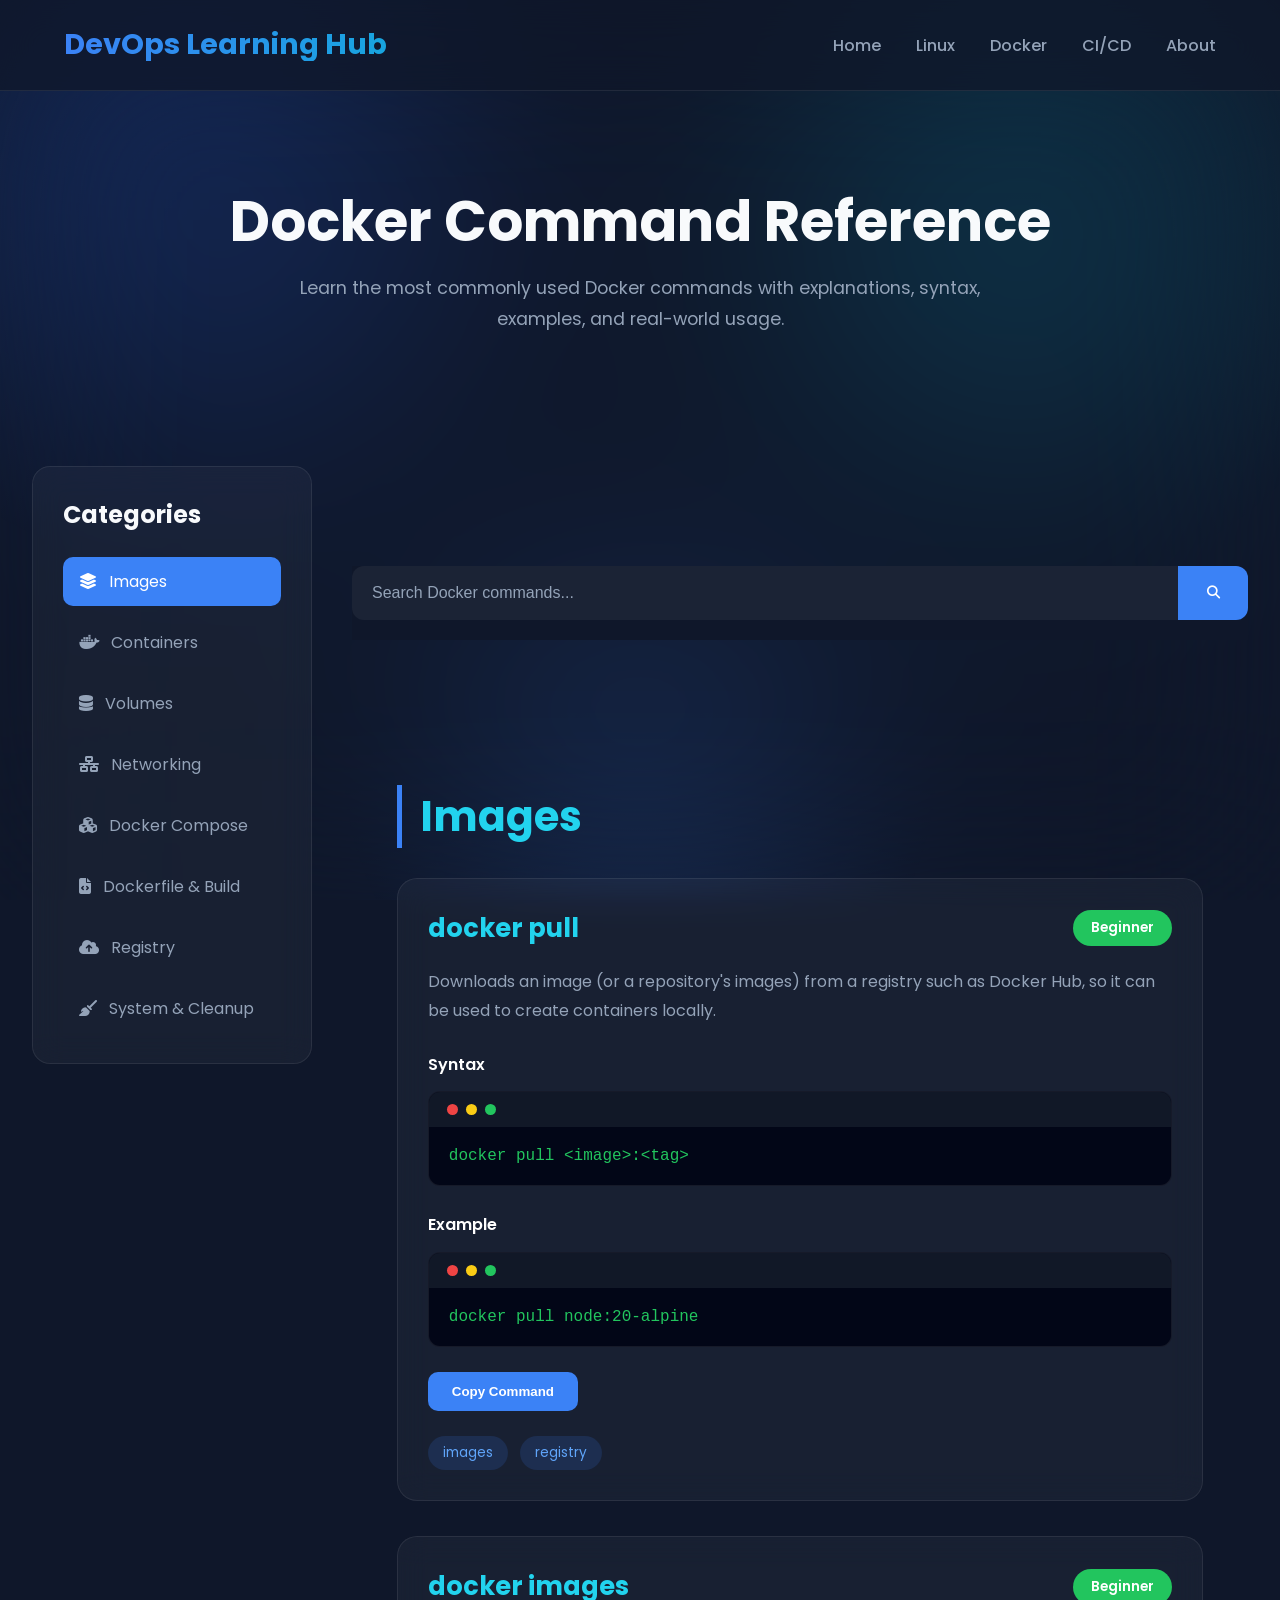
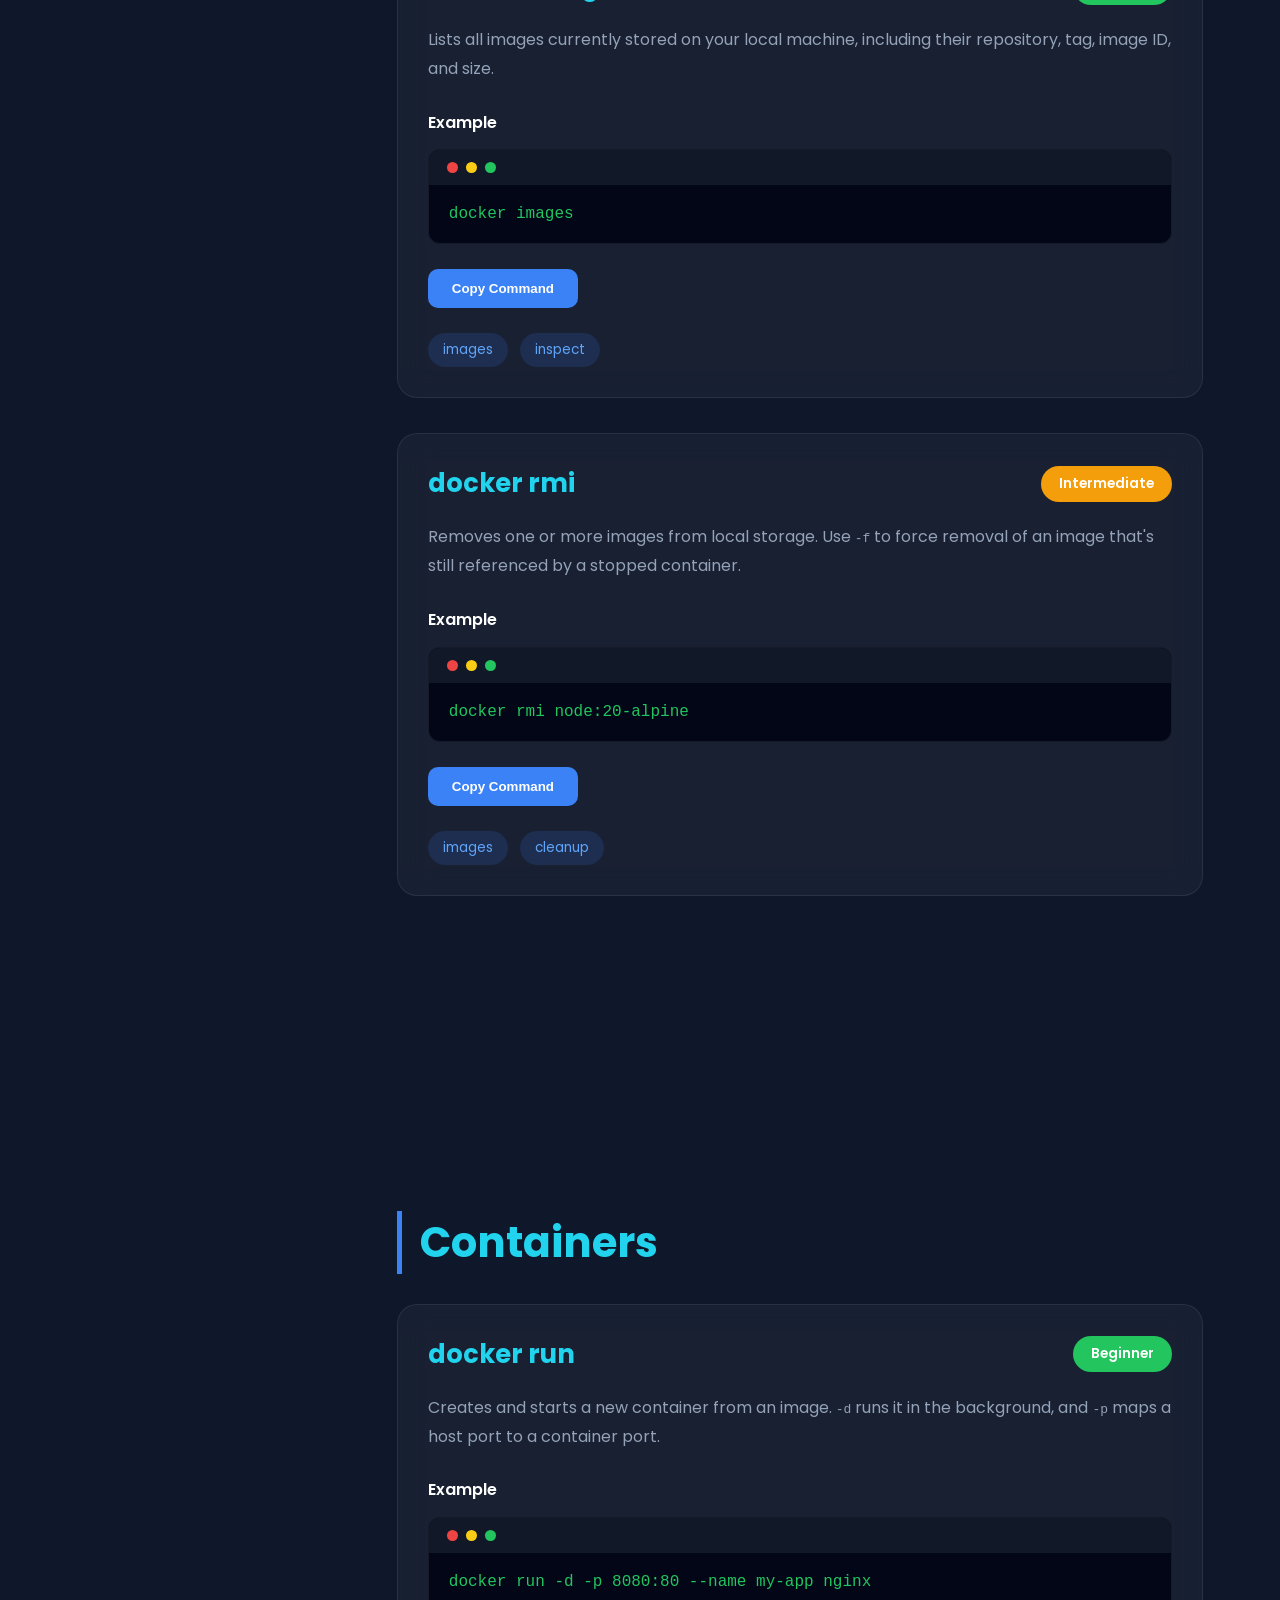
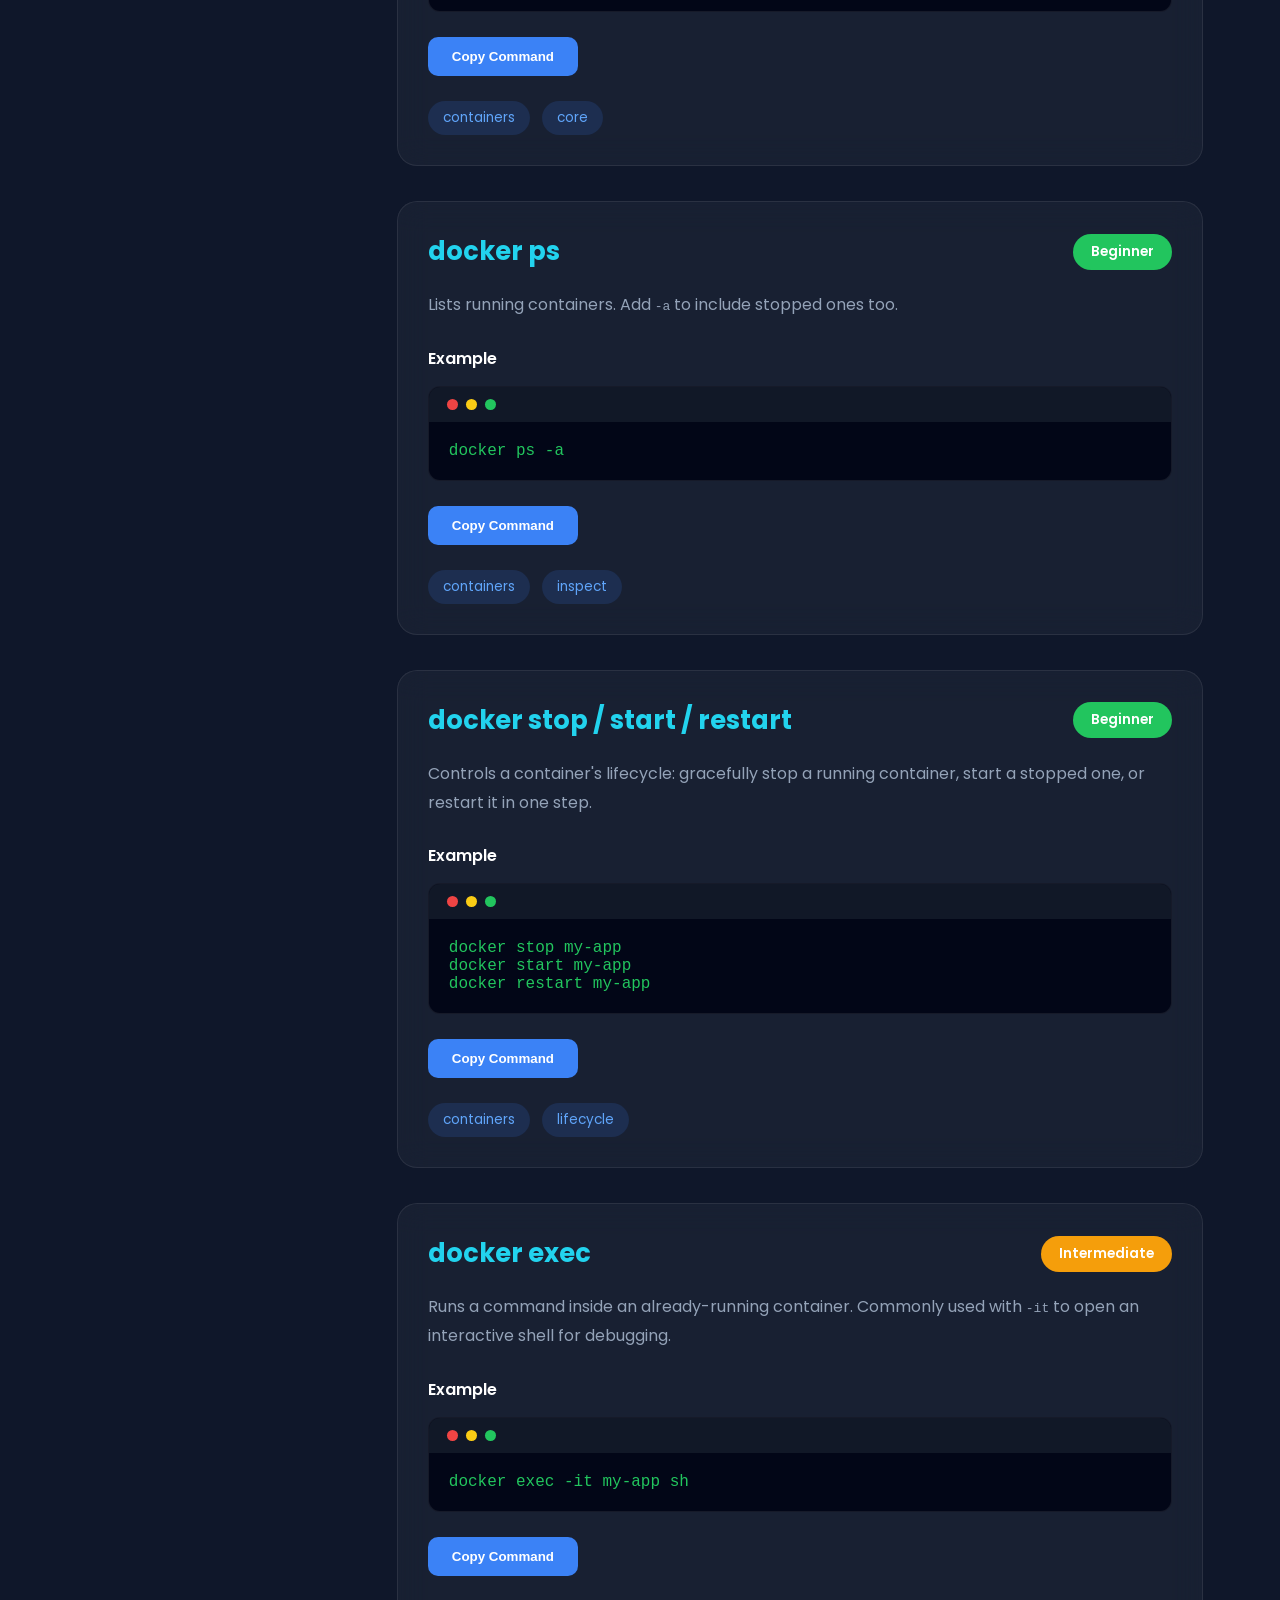
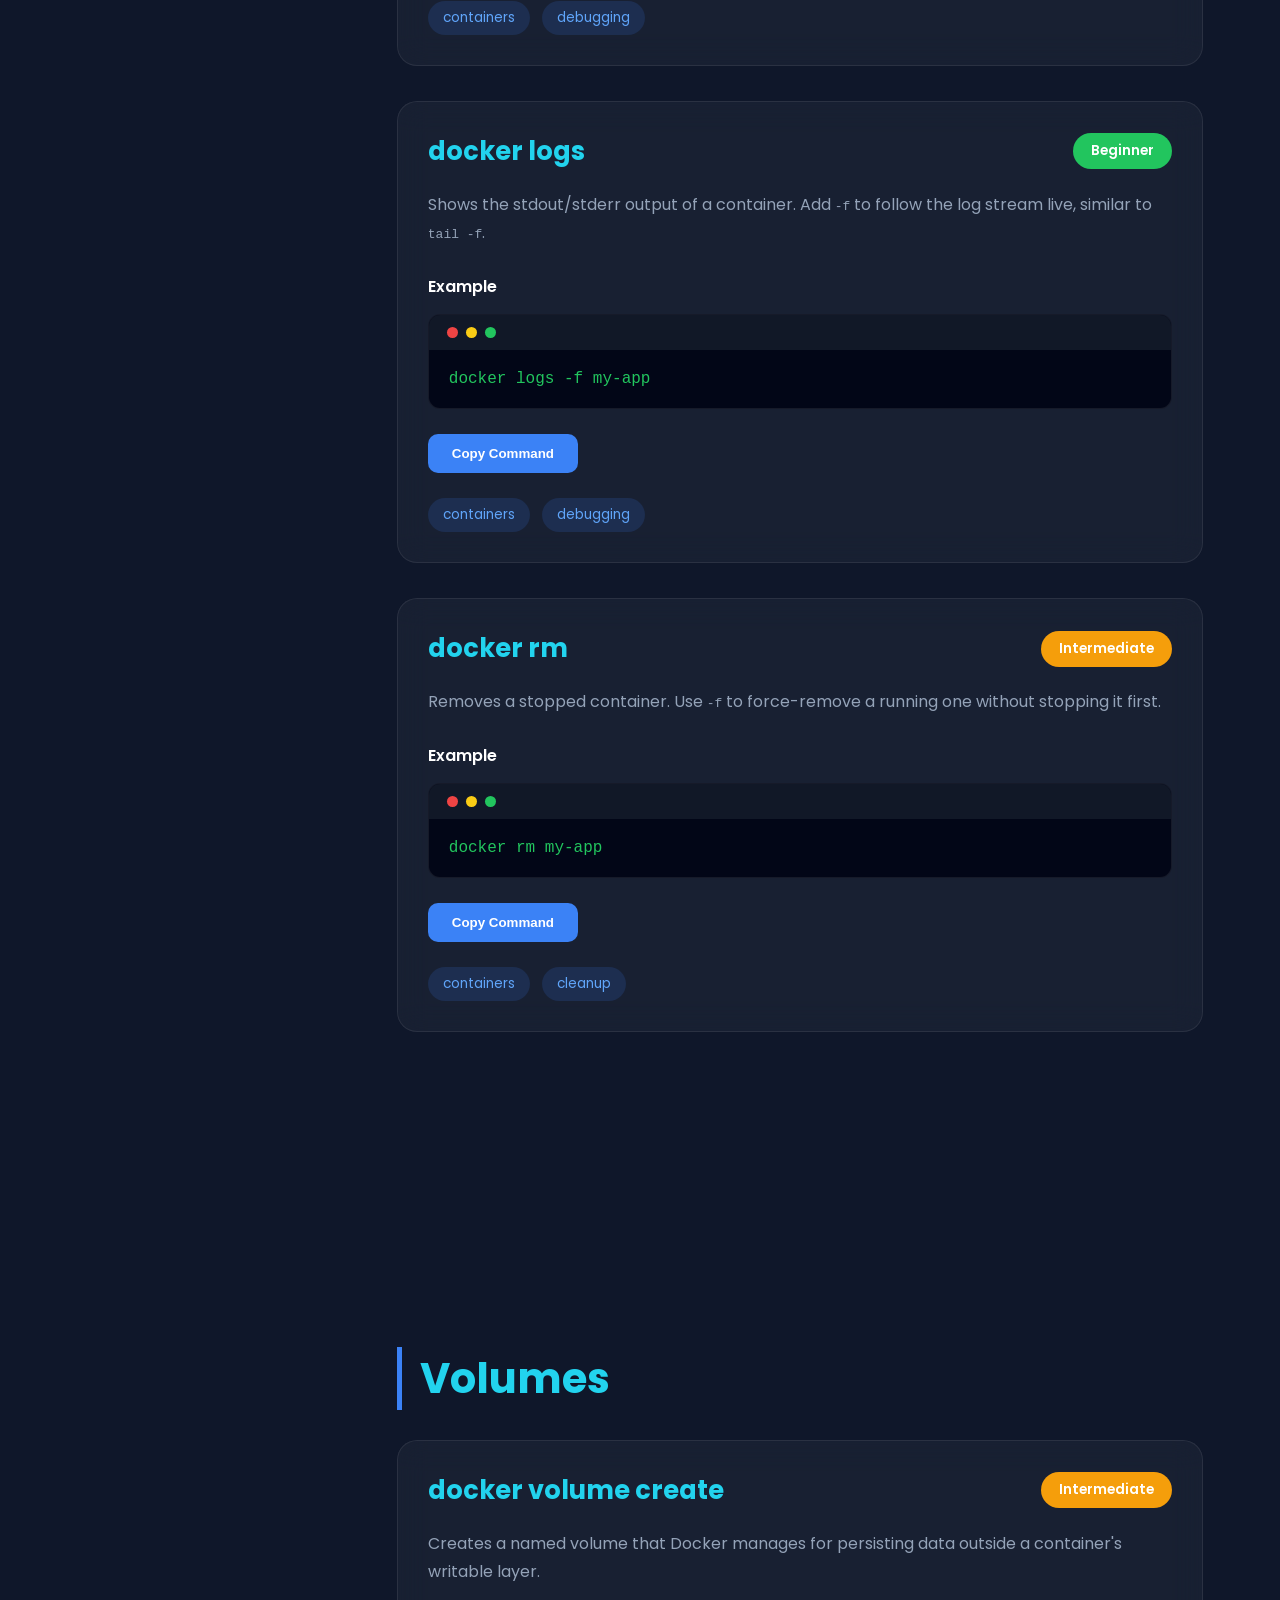
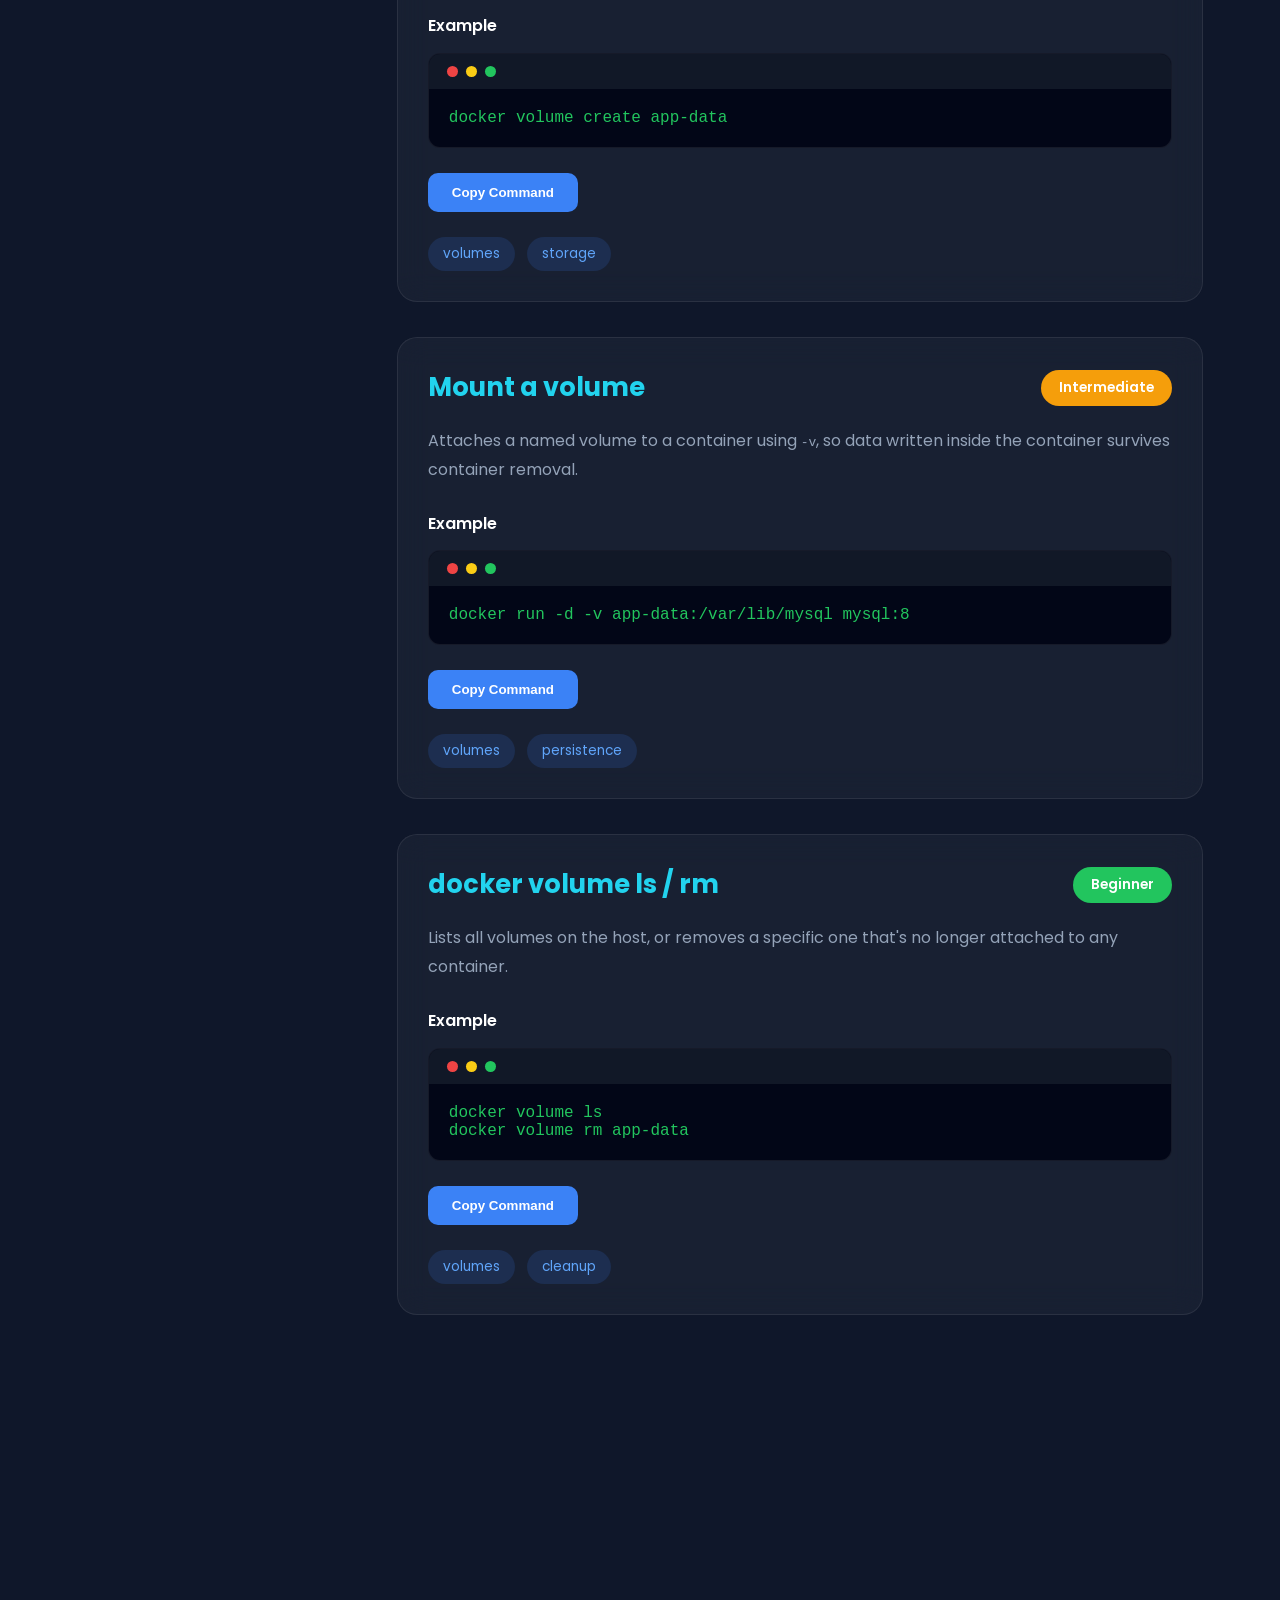
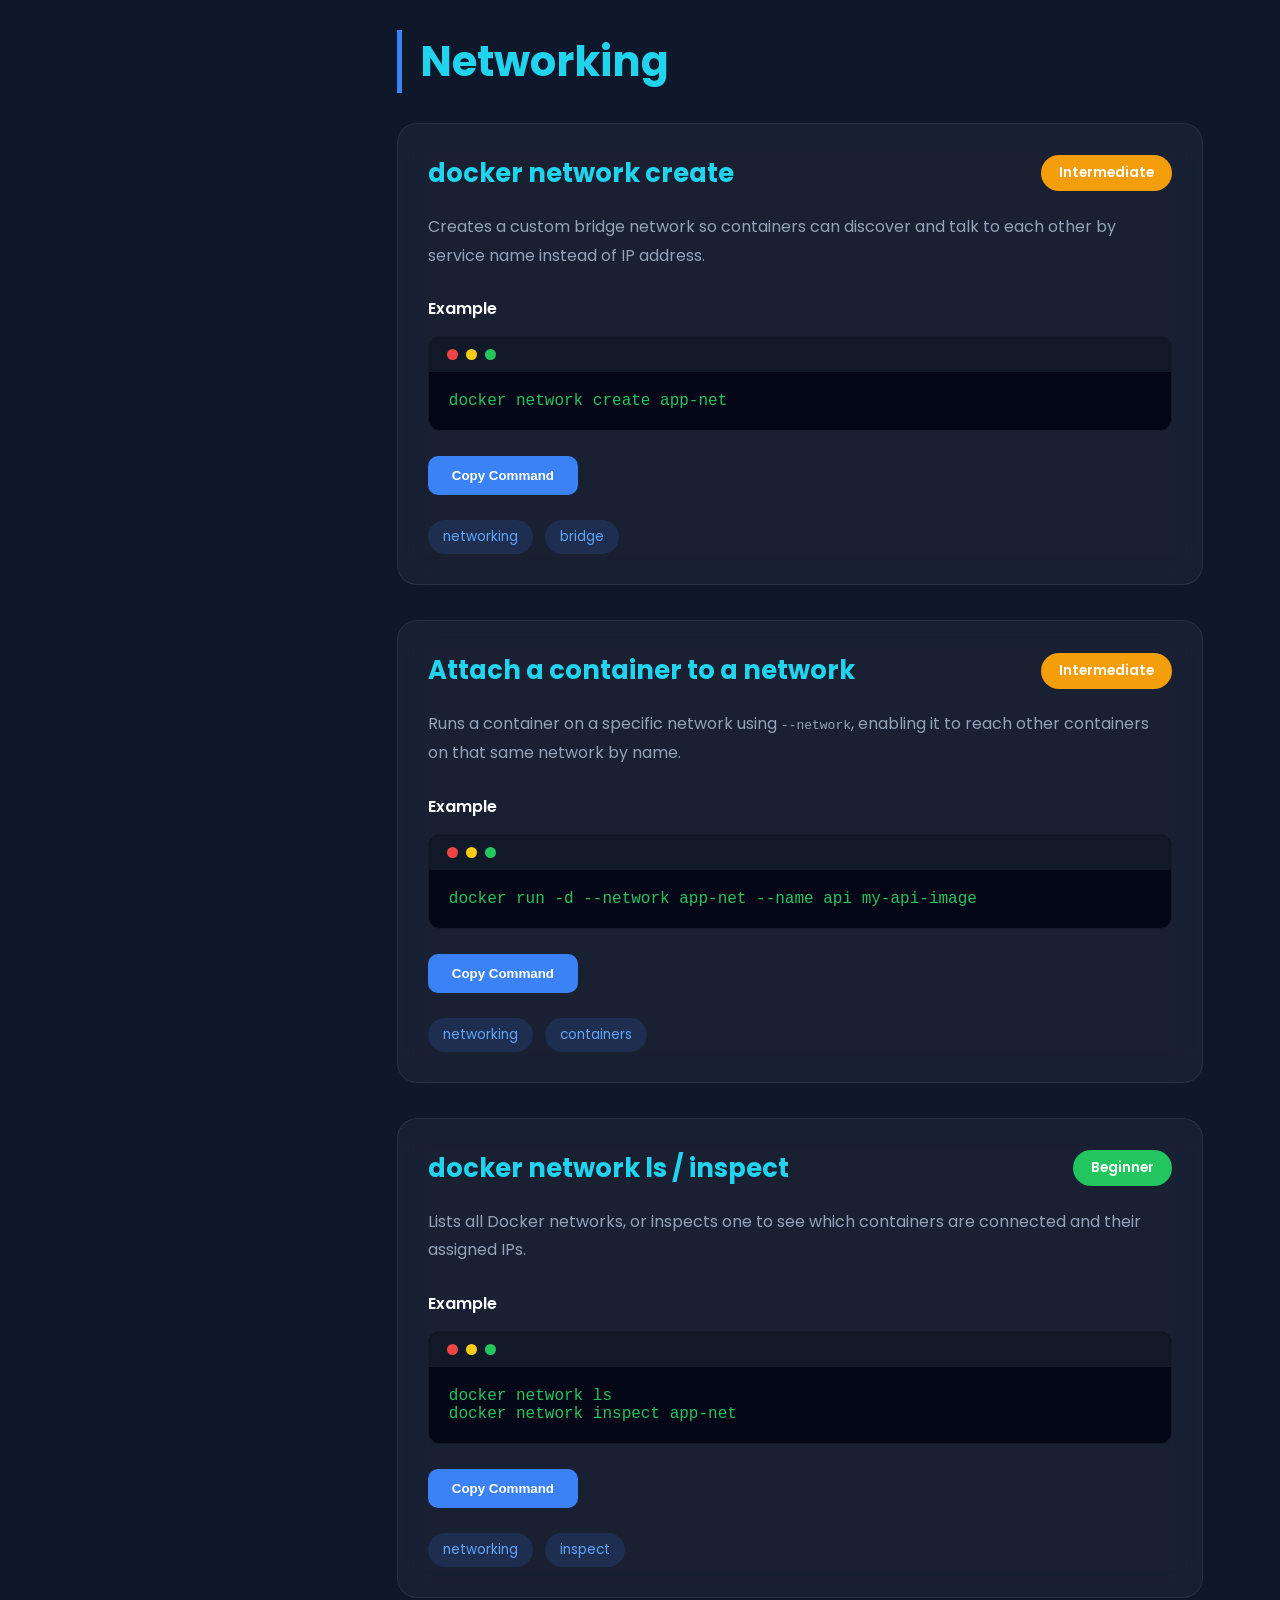
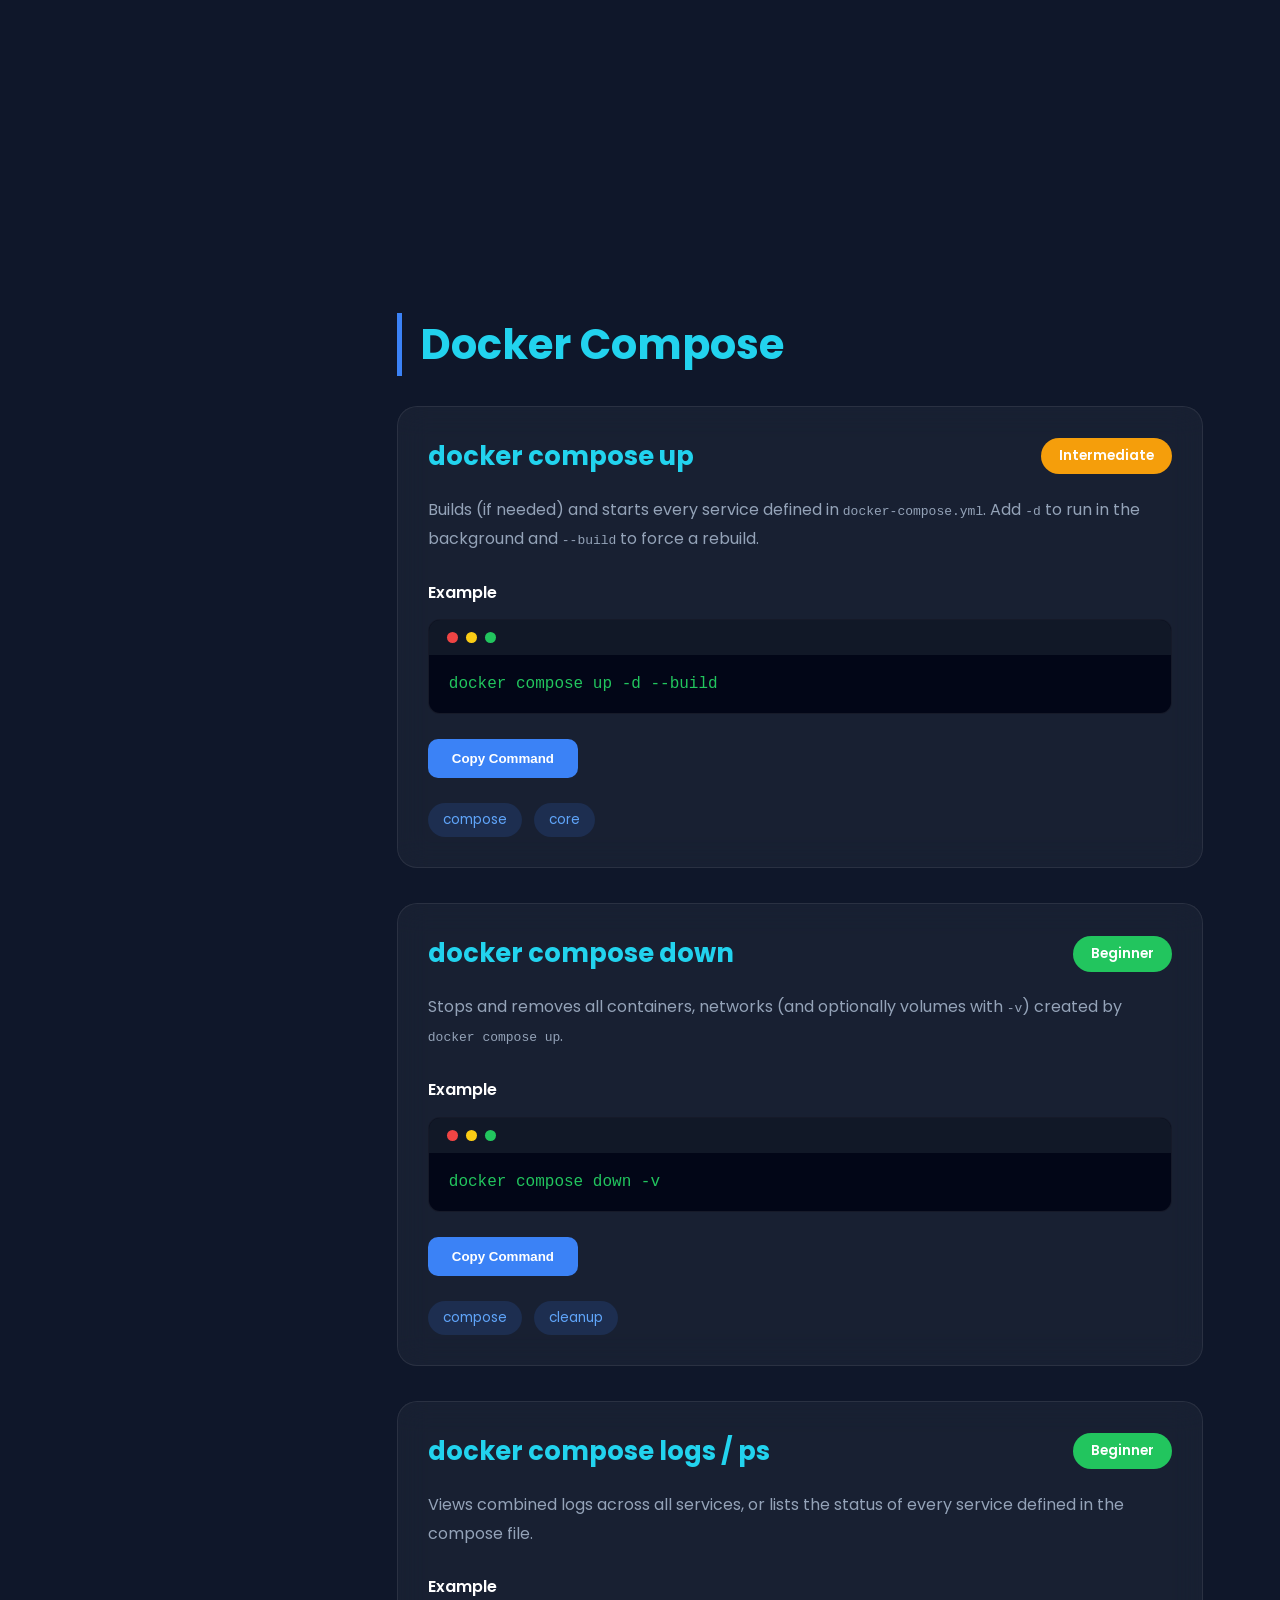
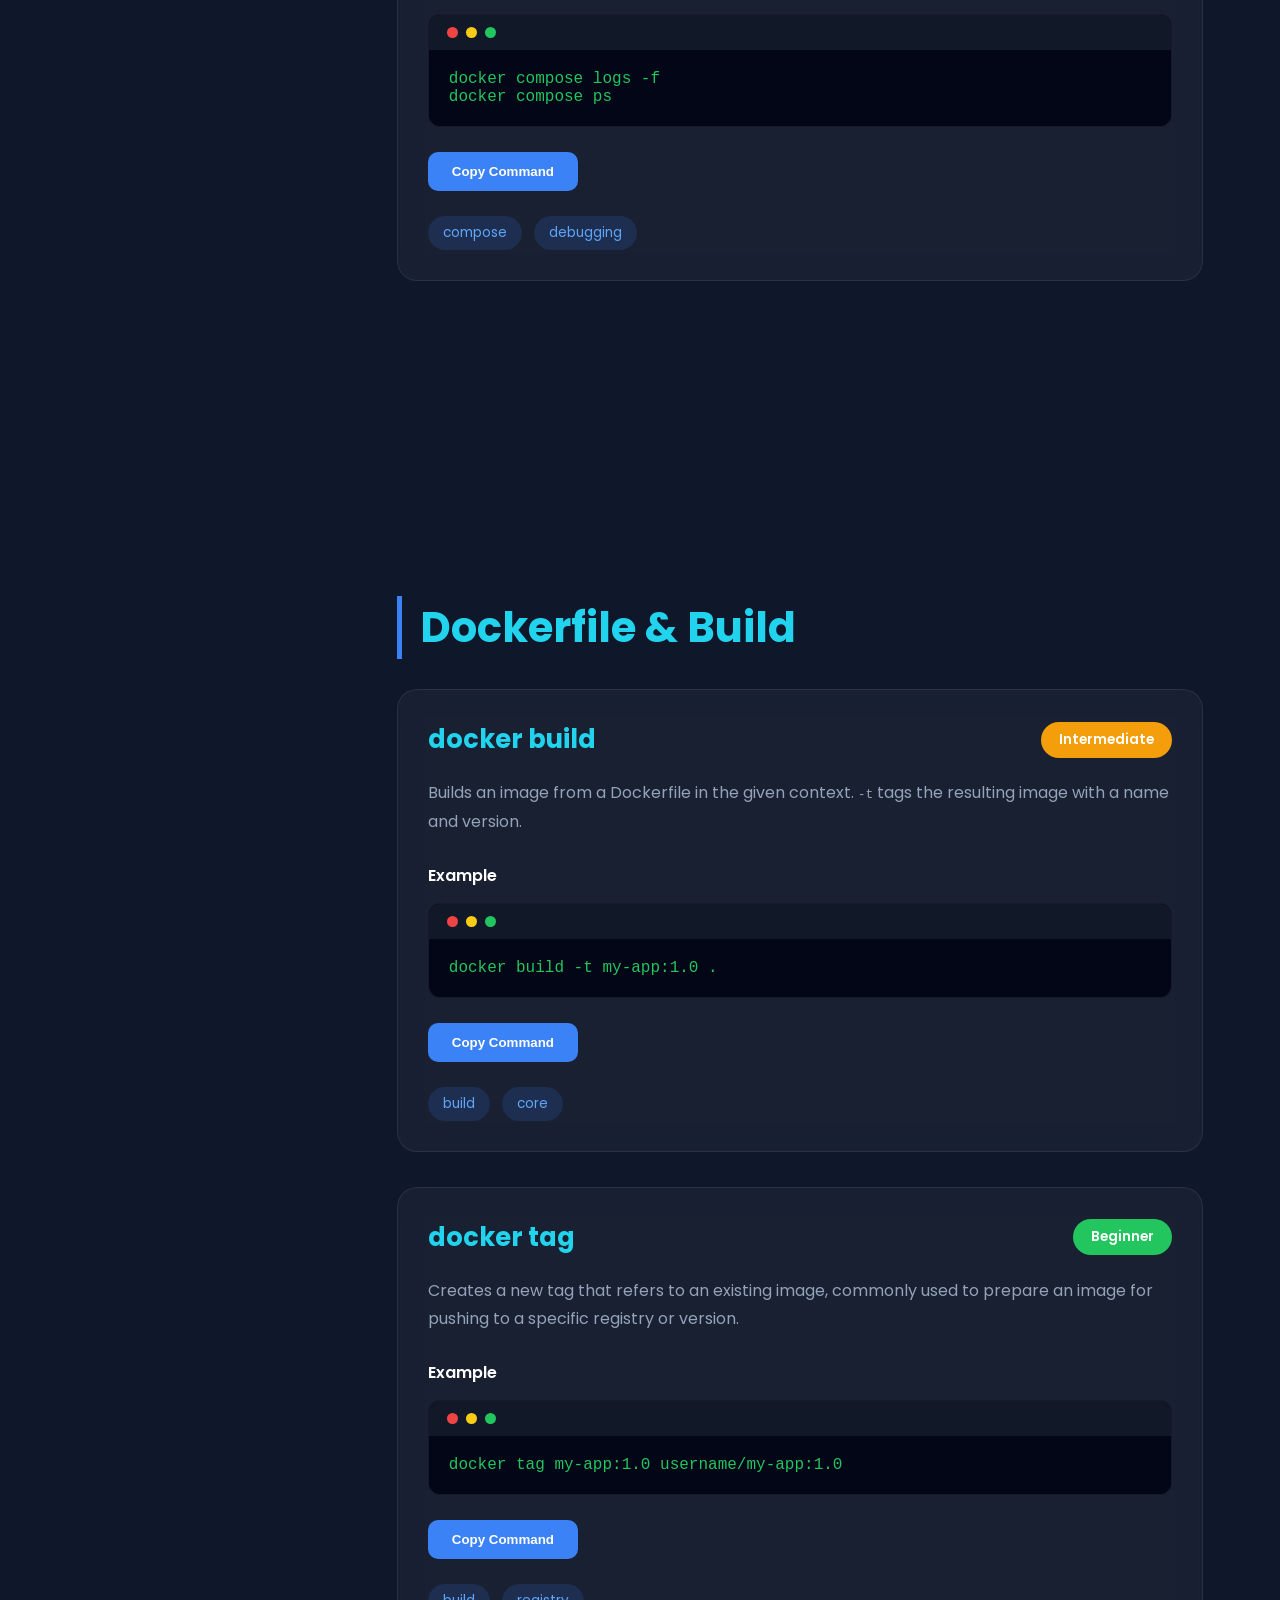
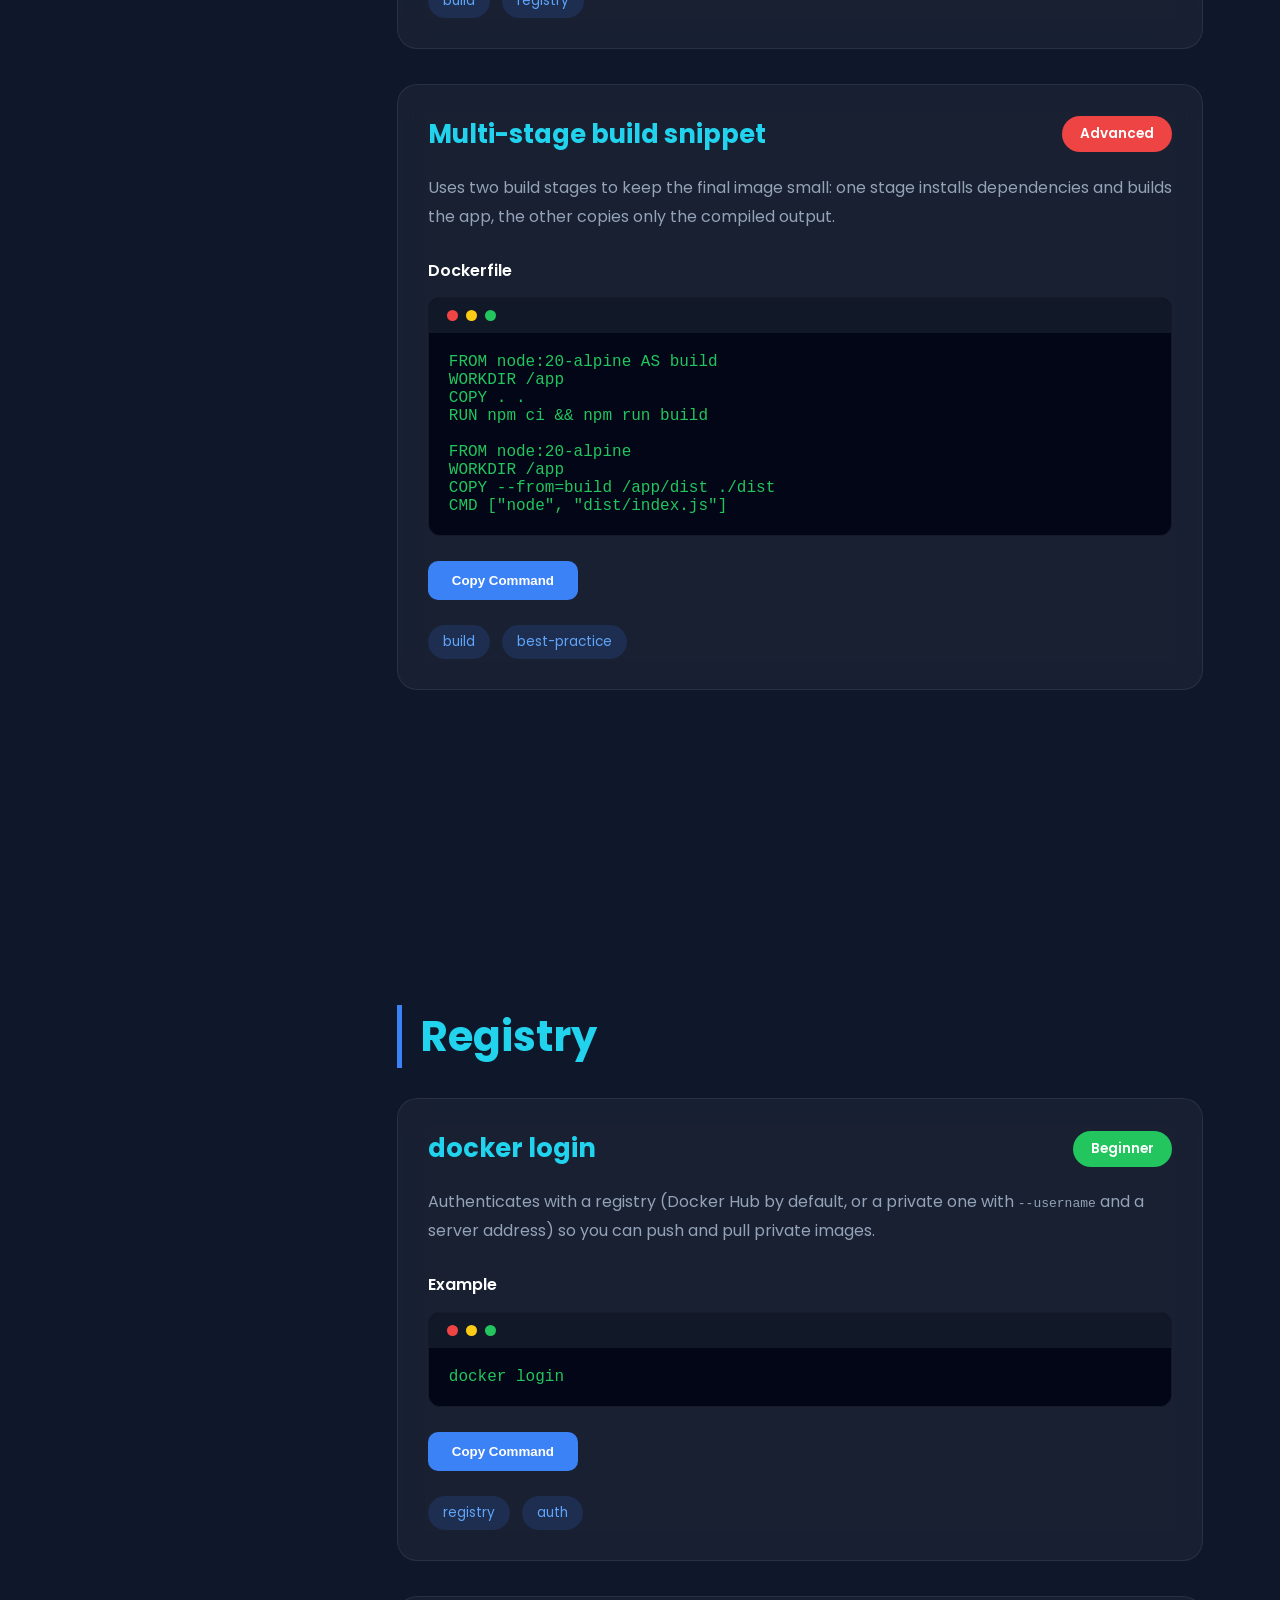
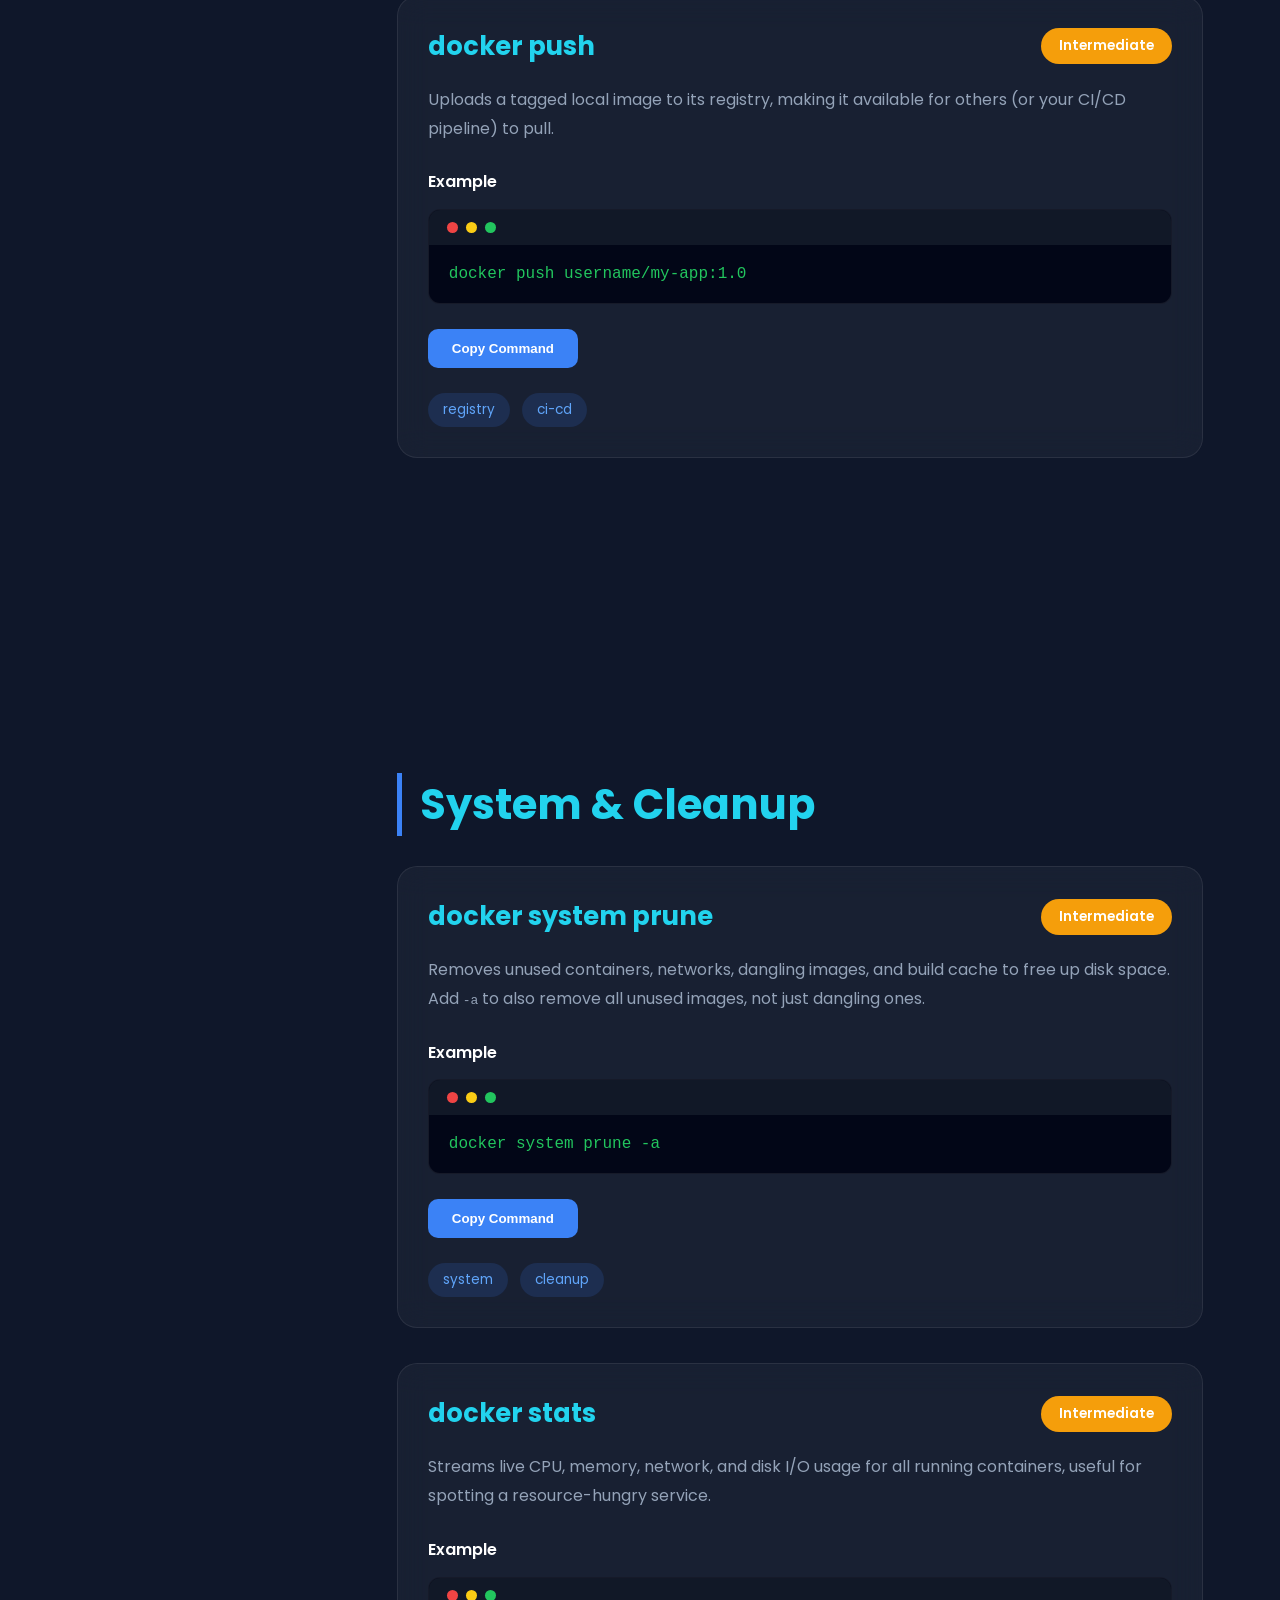
<file: docker.html>
<!DOCTYPE html>
<html lang="en">

<head>

    <meta charset="UTF-8">

    <meta name="viewport" content="width=device-width, initial-scale=1.0">

    <title>Docker Commands | DevOps Learning Hub</title>

    <meta name="description" content="Master Docker with a practical command reference covering images, containers, volumes, networking, Docker Compose, Dockerfiles, and the registry.">

    <link rel="stylesheet" href="CSS/styles.css">

    <link rel="stylesheet" href="CSS/docker.css">

    <link rel="stylesheet"
        href="https://cdnjs.cloudflare.com/ajax/libs/font-awesome/6.7.2/css/all.min.css">

</head>

<body>

    <!-- ================= NAVBAR ================= -->

    <header>

        <nav class="navbar">

            <div class="logo">

               <h1 class="gradient-text">DevOps Learning Hub</h1>

            </div>

            <ul class="nav-links">

                <li><a href="index.html">Home</a></li>

                <li><a href="linux.html">Linux</a></li>

                <li><a href="docker.html" class="active">Docker</a></li>

                <li><a href="cicd.html">CI/CD</a></li>

                <li><a href="about.html">About</a></li>

            </ul>

        </nav>

    </header>


    <!-- ================= PAGE HERO ================= -->

    <section class="docker-hero">

        <div class="hero-content">

            <h1>Docker Command Reference</h1>

            <p>

                Learn the most commonly used Docker commands with
                explanations, syntax, examples, and real-world usage.

            </p>

        </div>

    </section>


    <!-- ================= MAIN LAYOUT ================= -->

    <main class="docker-container">


        <!-- ================= SIDEBAR ================= -->

        <aside class="sidebar">

            <h2>Categories</h2>

            <ul>

                <li><a href="#images"><i class="fa-solid fa-layer-group"></i> Images</a></li>

                <li><a href="#containers"><i class="fa-brands fa-docker"></i> Containers</a></li>

                <li><a href="#volumes"><i class="fa-solid fa-database"></i> Volumes</a></li>

                <li><a href="#networking"><i class="fa-solid fa-network-wired"></i> Networking</a></li>

                <li><a href="#compose"><i class="fa-solid fa-cubes"></i> Docker Compose</a></li>

                <li><a href="#dockerfile"><i class="fa-solid fa-file-code"></i> Dockerfile &amp; Build</a></li>

                <li><a href="#registry"><i class="fa-solid fa-cloud-arrow-up"></i> Registry</a></li>

                <li><a href="#system"><i class="fa-solid fa-broom"></i> System &amp; Cleanup</a></li>

            </ul>

        </aside>


        <!-- ================= CONTENT ================= -->

        <section class="content">

            <!-- SEARCH -->

            <div class="search-container">

                <input
                    type="text"
                    id="searchInput"
                    placeholder="Search Docker commands...">

                <button type="button" id="searchBtn">
                    <i class="fa-solid fa-magnifying-glass"></i>
                </button>

            </div>

            <p class="no-results" id="noResults">No commands match your search.</p>


            <!-- ================= IMAGES ================= -->

            <section id="images">

                <h2>Images</h2>

                <div class="command-card" data-search="docker pull download image registry">

                    <div class="command-header">
                        <span class="command-title">docker pull</span>
                        <span class="badge beginner">Beginner</span>
                    </div>

                    <p class="command-description">
                        Downloads an image (or a repository's images) from a
                        registry such as Docker Hub, so it can be used to
                        create containers locally.
                    </p>

                    <p class="command-label">Syntax</p>
                    <div class="terminal-box">
                        <div class="terminal-top">
                            <span class="circle red"></span>
                            <span class="circle yellow"></span>
                            <span class="circle green"></span>
                        </div>
                        <div class="terminal-content">docker pull &lt;image&gt;:&lt;tag&gt;</div>
                    </div>

                    <p class="command-label">Example</p>
                    <div class="terminal-box">
                        <div class="terminal-top">
                            <span class="circle red"></span>
                            <span class="circle yellow"></span>
                            <span class="circle green"></span>
                        </div>
                        <div class="terminal-content">docker pull node:20-alpine</div>
                    </div>

                    <button class="copy-btn" type="button" data-copy="docker pull node:20-alpine">Copy Command</button>

                    <div class="command-tags">
                        <span class="tag">images</span>
                        <span class="tag">registry</span>
                    </div>

                </div>

                <div class="command-card" data-search="docker images list local images">

                    <div class="command-header">
                        <span class="command-title">docker images</span>
                        <span class="badge beginner">Beginner</span>
                    </div>

                    <p class="command-description">
                        Lists all images currently stored on your local
                        machine, including their repository, tag, image ID,
                        and size.
                    </p>

                    <p class="command-label">Example</p>
                    <div class="terminal-box">
                        <div class="terminal-top">
                            <span class="circle red"></span>
                            <span class="circle yellow"></span>
                            <span class="circle green"></span>
                        </div>
                        <div class="terminal-content">docker images</div>
                    </div>

                    <button class="copy-btn" type="button" data-copy="docker images">Copy Command</button>

                    <div class="command-tags">
                        <span class="tag">images</span>
                        <span class="tag">inspect</span>
                    </div>

                </div>

                <div class="command-card" data-search="docker rmi remove delete image">

                    <div class="command-header">
                        <span class="command-title">docker rmi</span>
                        <span class="badge intermediate">Intermediate</span>
                    </div>

                    <p class="command-description">
                        Removes one or more images from local storage. Use
                        <code>-f</code> to force removal of an image that's
                        still referenced by a stopped container.
                    </p>

                    <p class="command-label">Example</p>
                    <div class="terminal-box">
                        <div class="terminal-top">
                            <span class="circle red"></span>
                            <span class="circle yellow"></span>
                            <span class="circle green"></span>
                        </div>
                        <div class="terminal-content">docker rmi node:20-alpine</div>
                    </div>

                    <button class="copy-btn" type="button" data-copy="docker rmi node:20-alpine">Copy Command</button>

                    <div class="command-tags">
                        <span class="tag">images</span>
                        <span class="tag">cleanup</span>
                    </div>

                </div>

            </section>


            <!-- ================= CONTAINERS ================= -->

            <section id="containers">

                <h2>Containers</h2>

                <div class="command-card" data-search="docker run create start container">

                    <div class="command-header">
                        <span class="command-title">docker run</span>
                        <span class="badge beginner">Beginner</span>
                    </div>

                    <p class="command-description">
                        Creates and starts a new container from an image.
                        <code>-d</code> runs it in the background, and
                        <code>-p</code> maps a host port to a container port.
                    </p>

                    <p class="command-label">Example</p>
                    <div class="terminal-box">
                        <div class="terminal-top">
                            <span class="circle red"></span>
                            <span class="circle yellow"></span>
                            <span class="circle green"></span>
                        </div>
                        <div class="terminal-content">docker run -d -p 8080:80 --name my-app nginx</div>
                    </div>

                    <button class="copy-btn" type="button" data-copy="docker run -d -p 8080:80 --name my-app nginx">Copy Command</button>

                    <div class="command-tags">
                        <span class="tag">containers</span>
                        <span class="tag">core</span>
                    </div>

                </div>

                <div class="command-card" data-search="docker ps list running containers status">

                    <div class="command-header">
                        <span class="command-title">docker ps</span>
                        <span class="badge beginner">Beginner</span>
                    </div>

                    <p class="command-description">
                        Lists running containers. Add <code>-a</code> to
                        include stopped ones too.
                    </p>

                    <p class="command-label">Example</p>
                    <div class="terminal-box">
                        <div class="terminal-top">
                            <span class="circle red"></span>
                            <span class="circle yellow"></span>
                            <span class="circle green"></span>
                        </div>
                        <div class="terminal-content">docker ps -a</div>
                    </div>

                    <button class="copy-btn" type="button" data-copy="docker ps -a">Copy Command</button>

                    <div class="command-tags">
                        <span class="tag">containers</span>
                        <span class="tag">inspect</span>
                    </div>

                </div>

                <div class="command-card" data-search="docker stop start restart container">

                    <div class="command-header">
                        <span class="command-title">docker stop / start / restart</span>
                        <span class="badge beginner">Beginner</span>
                    </div>

                    <p class="command-description">
                        Controls a container's lifecycle: gracefully stop a
                        running container, start a stopped one, or restart
                        it in one step.
                    </p>

                    <p class="command-label">Example</p>
                    <div class="terminal-box">
                        <div class="terminal-top">
                            <span class="circle red"></span>
                            <span class="circle yellow"></span>
                            <span class="circle green"></span>
                        </div>
                        <div class="terminal-content">docker stop my-app
docker start my-app
docker restart my-app</div>
                    </div>

                    <button class="copy-btn" type="button" data-copy="docker stop my-app
docker start my-app
docker restart my-app">Copy Command</button>

                    <div class="command-tags">
                        <span class="tag">containers</span>
                        <span class="tag">lifecycle</span>
                    </div>

                </div>

                <div class="command-card" data-search="docker exec run command inside container shell">

                    <div class="command-header">
                        <span class="command-title">docker exec</span>
                        <span class="badge intermediate">Intermediate</span>
                    </div>

                    <p class="command-description">
                        Runs a command inside an already-running container.
                        Commonly used with <code>-it</code> to open an
                        interactive shell for debugging.
                    </p>

                    <p class="command-label">Example</p>
                    <div class="terminal-box">
                        <div class="terminal-top">
                            <span class="circle red"></span>
                            <span class="circle yellow"></span>
                            <span class="circle green"></span>
                        </div>
                        <div class="terminal-content">docker exec -it my-app sh</div>
                    </div>

                    <button class="copy-btn" type="button" data-copy="docker exec -it my-app sh">Copy Command</button>

                    <div class="command-tags">
                        <span class="tag">containers</span>
                        <span class="tag">debugging</span>
                    </div>

                </div>

                <div class="command-card" data-search="docker logs view container output stdout">

                    <div class="command-header">
                        <span class="command-title">docker logs</span>
                        <span class="badge beginner">Beginner</span>
                    </div>

                    <p class="command-description">
                        Shows the stdout/stderr output of a container. Add
                        <code>-f</code> to follow the log stream live, similar
                        to <code>tail -f</code>.
                    </p>

                    <p class="command-label">Example</p>
                    <div class="terminal-box">
                        <div class="terminal-top">
                            <span class="circle red"></span>
                            <span class="circle yellow"></span>
                            <span class="circle green"></span>
                        </div>
                        <div class="terminal-content">docker logs -f my-app</div>
                    </div>

                    <button class="copy-btn" type="button" data-copy="docker logs -f my-app">Copy Command</button>

                    <div class="command-tags">
                        <span class="tag">containers</span>
                        <span class="tag">debugging</span>
                    </div>

                </div>

                <div class="command-card" data-search="docker rm remove delete container">

                    <div class="command-header">
                        <span class="command-title">docker rm</span>
                        <span class="badge intermediate">Intermediate</span>
                    </div>

                    <p class="command-description">
                        Removes a stopped container. Use <code>-f</code> to
                        force-remove a running one without stopping it first.
                    </p>

                    <p class="command-label">Example</p>
                    <div class="terminal-box">
                        <div class="terminal-top">
                            <span class="circle red"></span>
                            <span class="circle yellow"></span>
                            <span class="circle green"></span>
                        </div>
                        <div class="terminal-content">docker rm my-app</div>
                    </div>

                    <button class="copy-btn" type="button" data-copy="docker rm my-app">Copy Command</button>

                    <div class="command-tags">
                        <span class="tag">containers</span>
                        <span class="tag">cleanup</span>
                    </div>

                </div>

            </section>


            <!-- ================= VOLUMES ================= -->

            <section id="volumes">

                <h2>Volumes</h2>

                <div class="command-card" data-search="docker volume create persistent storage">

                    <div class="command-header">
                        <span class="command-title">docker volume create</span>
                        <span class="badge intermediate">Intermediate</span>
                    </div>

                    <p class="command-description">
                        Creates a named volume that Docker manages for
                        persisting data outside a container's writable layer.
                    </p>

                    <p class="command-label">Example</p>
                    <div class="terminal-box">
                        <div class="terminal-top">
                            <span class="circle red"></span>
                            <span class="circle yellow"></span>
                            <span class="circle green"></span>
                        </div>
                        <div class="terminal-content">docker volume create app-data</div>
                    </div>

                    <button class="copy-btn" type="button" data-copy="docker volume create app-data">Copy Command</button>

                    <div class="command-tags">
                        <span class="tag">volumes</span>
                        <span class="tag">storage</span>
                    </div>

                </div>

                <div class="command-card" data-search="docker run mount volume attach container">

                    <div class="command-header">
                        <span class="command-title">Mount a volume</span>
                        <span class="badge intermediate">Intermediate</span>
                    </div>

                    <p class="command-description">
                        Attaches a named volume to a container using
                        <code>-v</code>, so data written inside the container
                        survives container removal.
                    </p>

                    <p class="command-label">Example</p>
                    <div class="terminal-box">
                        <div class="terminal-top">
                            <span class="circle red"></span>
                            <span class="circle yellow"></span>
                            <span class="circle green"></span>
                        </div>
                        <div class="terminal-content">docker run -d -v app-data:/var/lib/mysql mysql:8</div>
                    </div>

                    <button class="copy-btn" type="button" data-copy="docker run -d -v app-data:/var/lib/mysql mysql:8">Copy Command</button>

                    <div class="command-tags">
                        <span class="tag">volumes</span>
                        <span class="tag">persistence</span>
                    </div>

                </div>

                <div class="command-card" data-search="docker volume ls rm list remove volumes">

                    <div class="command-header">
                        <span class="command-title">docker volume ls / rm</span>
                        <span class="badge beginner">Beginner</span>
                    </div>

                    <p class="command-description">
                        Lists all volumes on the host, or removes a specific
                        one that's no longer attached to any container.
                    </p>

                    <p class="command-label">Example</p>
                    <div class="terminal-box">
                        <div class="terminal-top">
                            <span class="circle red"></span>
                            <span class="circle yellow"></span>
                            <span class="circle green"></span>
                        </div>
                        <div class="terminal-content">docker volume ls
docker volume rm app-data</div>
                    </div>

                    <button class="copy-btn" type="button" data-copy="docker volume ls
docker volume rm app-data">Copy Command</button>

                    <div class="command-tags">
                        <span class="tag">volumes</span>
                        <span class="tag">cleanup</span>
                    </div>

                </div>

            </section>


            <!-- ================= NETWORKING ================= -->

            <section id="networking">

                <h2>Networking</h2>

                <div class="command-card" data-search="docker network create custom network bridge">

                    <div class="command-header">
                        <span class="command-title">docker network create</span>
                        <span class="badge intermediate">Intermediate</span>
                    </div>

                    <p class="command-description">
                        Creates a custom bridge network so containers can
                        discover and talk to each other by service name
                        instead of IP address.
                    </p>

                    <p class="command-label">Example</p>
                    <div class="terminal-box">
                        <div class="terminal-top">
                            <span class="circle red"></span>
                            <span class="circle yellow"></span>
                            <span class="circle green"></span>
                        </div>
                        <div class="terminal-content">docker network create app-net</div>
                    </div>

                    <button class="copy-btn" type="button" data-copy="docker network create app-net">Copy Command</button>

                    <div class="command-tags">
                        <span class="tag">networking</span>
                        <span class="tag">bridge</span>
                    </div>

                </div>

                <div class="command-card" data-search="docker run network attach container to network">

                    <div class="command-header">
                        <span class="command-title">Attach a container to a network</span>
                        <span class="badge intermediate">Intermediate</span>
                    </div>

                    <p class="command-description">
                        Runs a container on a specific network using
                        <code>--network</code>, enabling it to reach other
                        containers on that same network by name.
                    </p>

                    <p class="command-label">Example</p>
                    <div class="terminal-box">
                        <div class="terminal-top">
                            <span class="circle red"></span>
                            <span class="circle yellow"></span>
                            <span class="circle green"></span>
                        </div>
                        <div class="terminal-content">docker run -d --network app-net --name api my-api-image</div>
                    </div>

                    <button class="copy-btn" type="button" data-copy="docker run -d --network app-net --name api my-api-image">Copy Command</button>

                    <div class="command-tags">
                        <span class="tag">networking</span>
                        <span class="tag">containers</span>
                    </div>

                </div>

                <div class="command-card" data-search="docker network ls inspect list networks">

                    <div class="command-header">
                        <span class="command-title">docker network ls / inspect</span>
                        <span class="badge beginner">Beginner</span>
                    </div>

                    <p class="command-description">
                        Lists all Docker networks, or inspects one to see
                        which containers are connected and their assigned
                        IPs.
                    </p>

                    <p class="command-label">Example</p>
                    <div class="terminal-box">
                        <div class="terminal-top">
                            <span class="circle red"></span>
                            <span class="circle yellow"></span>
                            <span class="circle green"></span>
                        </div>
                        <div class="terminal-content">docker network ls
docker network inspect app-net</div>
                    </div>

                    <button class="copy-btn" type="button" data-copy="docker network ls
docker network inspect app-net">Copy Command</button>

                    <div class="command-tags">
                        <span class="tag">networking</span>
                        <span class="tag">inspect</span>
                    </div>

                </div>

            </section>


            <!-- ================= DOCKER COMPOSE ================= -->

            <section id="compose">

                <h2>Docker Compose</h2>

                <div class="command-card" data-search="docker compose up start multi container app">

                    <div class="command-header">
                        <span class="command-title">docker compose up</span>
                        <span class="badge intermediate">Intermediate</span>
                    </div>

                    <p class="command-description">
                        Builds (if needed) and starts every service defined
                        in <code>docker-compose.yml</code>. Add
                        <code>-d</code> to run in the background and
                        <code>--build</code> to force a rebuild.
                    </p>

                    <p class="command-label">Example</p>
                    <div class="terminal-box">
                        <div class="terminal-top">
                            <span class="circle red"></span>
                            <span class="circle yellow"></span>
                            <span class="circle green"></span>
                        </div>
                        <div class="terminal-content">docker compose up -d --build</div>
                    </div>

                    <button class="copy-btn" type="button" data-copy="docker compose up -d --build">Copy Command</button>

                    <div class="command-tags">
                        <span class="tag">compose</span>
                        <span class="tag">core</span>
                    </div>

                </div>

                <div class="command-card" data-search="docker compose down stop remove services">

                    <div class="command-header">
                        <span class="command-title">docker compose down</span>
                        <span class="badge beginner">Beginner</span>
                    </div>

                    <p class="command-description">
                        Stops and removes all containers, networks (and
                        optionally volumes with <code>-v</code>) created by
                        <code>docker compose up</code>.
                    </p>

                    <p class="command-label">Example</p>
                    <div class="terminal-box">
                        <div class="terminal-top">
                            <span class="circle red"></span>
                            <span class="circle yellow"></span>
                            <span class="circle green"></span>
                        </div>
                        <div class="terminal-content">docker compose down -v</div>
                    </div>

                    <button class="copy-btn" type="button" data-copy="docker compose down -v">Copy Command</button>

                    <div class="command-tags">
                        <span class="tag">compose</span>
                        <span class="tag">cleanup</span>
                    </div>

                </div>

                <div class="command-card" data-search="docker compose logs ps view service status">

                    <div class="command-header">
                        <span class="command-title">docker compose logs / ps</span>
                        <span class="badge beginner">Beginner</span>
                    </div>

                    <p class="command-description">
                        Views combined logs across all services, or lists
                        the status of every service defined in the compose
                        file.
                    </p>

                    <p class="command-label">Example</p>
                    <div class="terminal-box">
                        <div class="terminal-top">
                            <span class="circle red"></span>
                            <span class="circle yellow"></span>
                            <span class="circle green"></span>
                        </div>
                        <div class="terminal-content">docker compose logs -f
docker compose ps</div>
                    </div>

                    <button class="copy-btn" type="button" data-copy="docker compose logs -f
docker compose ps">Copy Command</button>

                    <div class="command-tags">
                        <span class="tag">compose</span>
                        <span class="tag">debugging</span>
                    </div>

                </div>

            </section>


            <!-- ================= DOCKERFILE & BUILD ================= -->

            <section id="dockerfile">

                <h2>Dockerfile &amp; Build</h2>

                <div class="command-card" data-search="docker build create image from dockerfile tag">

                    <div class="command-header">
                        <span class="command-title">docker build</span>
                        <span class="badge intermediate">Intermediate</span>
                    </div>

                    <p class="command-description">
                        Builds an image from a Dockerfile in the given
                        context. <code>-t</code> tags the resulting image
                        with a name and version.
                    </p>

                    <p class="command-label">Example</p>
                    <div class="terminal-box">
                        <div class="terminal-top">
                            <span class="circle red"></span>
                            <span class="circle yellow"></span>
                            <span class="circle green"></span>
                        </div>
                        <div class="terminal-content">docker build -t my-app:1.0 .</div>
                    </div>

                    <button class="copy-btn" type="button" data-copy="docker build -t my-app:1.0 .">Copy Command</button>

                    <div class="command-tags">
                        <span class="tag">build</span>
                        <span class="tag">core</span>
                    </div>

                </div>

                <div class="command-card" data-search="docker tag rename version image">

                    <div class="command-header">
                        <span class="command-title">docker tag</span>
                        <span class="badge beginner">Beginner</span>
                    </div>

                    <p class="command-description">
                        Creates a new tag that refers to an existing image,
                        commonly used to prepare an image for pushing to a
                        specific registry or version.
                    </p>

                    <p class="command-label">Example</p>
                    <div class="terminal-box">
                        <div class="terminal-top">
                            <span class="circle red"></span>
                            <span class="circle yellow"></span>
                            <span class="circle green"></span>
                        </div>
                        <div class="terminal-content">docker tag my-app:1.0 username/my-app:1.0</div>
                    </div>

                    <button class="copy-btn" type="button" data-copy="docker tag my-app:1.0 username/my-app:1.0">Copy Command</button>

                    <div class="command-tags">
                        <span class="tag">build</span>
                        <span class="tag">registry</span>
                    </div>

                </div>

                <div class="command-card" data-search="dockerignore multi stage build best practice layer caching">

                    <div class="command-header">
                        <span class="command-title">Multi-stage build snippet</span>
                        <span class="badge advanced">Advanced</span>
                    </div>

                    <p class="command-description">
                        Uses two build stages to keep the final image small:
                        one stage installs dependencies and builds the app,
                        the other copies only the compiled output.
                    </p>

                    <p class="command-label">Dockerfile</p>
                    <div class="terminal-box">
                        <div class="terminal-top">
                            <span class="circle red"></span>
                            <span class="circle yellow"></span>
                            <span class="circle green"></span>
                        </div>
                        <div class="terminal-content">FROM node:20-alpine AS build
WORKDIR /app
COPY . .
RUN npm ci && npm run build

FROM node:20-alpine
WORKDIR /app
COPY --from=build /app/dist ./dist
CMD ["node", "dist/index.js"]</div>
                    </div>

                    <button class="copy-btn" type="button" data-copy="FROM node:20-alpine AS build
WORKDIR /app
COPY . .
RUN npm ci && npm run build

FROM node:20-alpine
WORKDIR /app
COPY --from=build /app/dist ./dist
CMD [&quot;node&quot;, &quot;dist/index.js&quot;]">Copy Command</button>

                    <div class="command-tags">
                        <span class="tag">build</span>
                        <span class="tag">best-practice</span>
                    </div>

                </div>

            </section>


            <!-- ================= REGISTRY ================= -->

            <section id="registry">

                <h2>Registry</h2>

                <div class="command-card" data-search="docker login authenticate docker hub registry">

                    <div class="command-header">
                        <span class="command-title">docker login</span>
                        <span class="badge beginner">Beginner</span>
                    </div>

                    <p class="command-description">
                        Authenticates with a registry (Docker Hub by default,
                        or a private one with <code>--username</code> and a
                        server address) so you can push and pull private
                        images.
                    </p>

                    <p class="command-label">Example</p>
                    <div class="terminal-box">
                        <div class="terminal-top">
                            <span class="circle red"></span>
                            <span class="circle yellow"></span>
                            <span class="circle green"></span>
                        </div>
                        <div class="terminal-content">docker login</div>
                    </div>

                    <button class="copy-btn" type="button" data-copy="docker login">Copy Command</button>

                    <div class="command-tags">
                        <span class="tag">registry</span>
                        <span class="tag">auth</span>
                    </div>

                </div>

                <div class="command-card" data-search="docker push upload image to registry">

                    <div class="command-header">
                        <span class="command-title">docker push</span>
                        <span class="badge intermediate">Intermediate</span>
                    </div>

                    <p class="command-description">
                        Uploads a tagged local image to its registry, making
                        it available for others (or your CI/CD pipeline) to
                        pull.
                    </p>

                    <p class="command-label">Example</p>
                    <div class="terminal-box">
                        <div class="terminal-top">
                            <span class="circle red"></span>
                            <span class="circle yellow"></span>
                            <span class="circle green"></span>
                        </div>
                        <div class="terminal-content">docker push username/my-app:1.0</div>
                    </div>

                    <button class="copy-btn" type="button" data-copy="docker push username/my-app:1.0">Copy Command</button>

                    <div class="command-tags">
                        <span class="tag">registry</span>
                        <span class="tag">ci-cd</span>
                    </div>

                </div>

            </section>


            <!-- ================= SYSTEM & CLEANUP ================= -->

            <section id="system">

                <h2>System &amp; Cleanup</h2>

                <div class="command-card" data-search="docker system prune free disk space unused">

                    <div class="command-header">
                        <span class="command-title">docker system prune</span>
                        <span class="badge intermediate">Intermediate</span>
                    </div>

                    <p class="command-description">
                        Removes unused containers, networks, dangling images,
                        and build cache to free up disk space. Add
                        <code>-a</code> to also remove all unused images, not
                        just dangling ones.
                    </p>

                    <p class="command-label">Example</p>
                    <div class="terminal-box">
                        <div class="terminal-top">
                            <span class="circle red"></span>
                            <span class="circle yellow"></span>
                            <span class="circle green"></span>
                        </div>
                        <div class="terminal-content">docker system prune -a</div>
                    </div>

                    <button class="copy-btn" type="button" data-copy="docker system prune -a">Copy Command</button>

                    <div class="command-tags">
                        <span class="tag">system</span>
                        <span class="tag">cleanup</span>
                    </div>

                </div>

                <div class="command-card" data-search="docker stats live resource usage cpu memory">

                    <div class="command-header">
                        <span class="command-title">docker stats</span>
                        <span class="badge intermediate">Intermediate</span>
                    </div>

                    <p class="command-description">
                        Streams live CPU, memory, network, and disk I/O usage
                        for all running containers, useful for spotting a
                        resource-hungry service.
                    </p>

                    <p class="command-label">Example</p>
                    <div class="terminal-box">
                        <div class="terminal-top">
                            <span class="circle red"></span>
                            <span class="circle yellow"></span>
                            <span class="circle green"></span>
                        </div>
                        <div class="terminal-content">docker stats</div>
                    </div>

                    <button class="copy-btn" type="button" data-copy="docker stats">Copy Command</button>

                    <div class="command-tags">
                        <span class="tag">system</span>
                        <span class="tag">monitoring</span>
                    </div>

                </div>

                <div class="command-card" data-search="docker inspect metadata detail container image">

                    <div class="command-header">
                        <span class="command-title">docker inspect</span>
                        <span class="badge advanced">Advanced</span>
                    </div>

                    <p class="command-description">
                        Returns detailed JSON metadata about a container,
                        image, volume, or network — IP address, mounted
                        volumes, env vars, restart policy, and more.
                    </p>

                    <p class="command-label">Example</p>
                    <div class="terminal-box">
                        <div class="terminal-top">
                            <span class="circle red"></span>
                            <span class="circle yellow"></span>
                            <span class="circle green"></span>
                        </div>
                        <div class="terminal-content">docker inspect my-app</div>
                    </div>

                    <button class="copy-btn" type="button" data-copy="docker inspect my-app">Copy Command</button>

                    <div class="command-tags">
                        <span class="tag">system</span>
                        <span class="tag">debugging</span>
                    </div>

                </div>

            </section>

        </section>

    </main>


    <!-- ================= FOOTER ================= -->

    <footer>

        <div class="footer-container">

            <div class="footer-logo">

               <h1 class="gradient-text">DevOps Learning Hub</h1>

                <p>

                    Learn Linux, Docker, Git, CI/CD,
                    Kubernetes, Terraform and Cloud Computing.

                </p>

            </div>

            <div class="footer-links">

                <h3>Quick Links</h3>

                <ul>

                    <li><a href="index.html">Home</a></li>

                    <li><a href="linux.html">Linux</a></li>

                    <li><a href="docker.html">Docker</a></li>

                    <li><a href="cicd.html">CI/CD</a></li>

                </ul>

            </div>

        </div>

        <div class="footer-bottom">

            <p>

                © 2026 DevOps Learning Hub.
                All Rights Reserved.

            </p>

        </div>

    </footer>

    <script src="js/docker.js"></script>

</body>

</html>
</file>
<file: CSS/styles.css>
/* ==========================================
   DEVOPS LEARNING HUB
   Premium CSS - Part 1
   ========================================== */

/* ===== GOOGLE FONT ===== */

@import url('https://fonts.googleapis.com/css2?family=Poppins:wght@300;400;500;600;700;800&display=swap');


/* ===== RESET ===== */

*{
    margin:0;
    padding:0;
    box-sizing:border-box;
}

html{
    scroll-behavior:smooth;
}

body{

    font-family:'Poppins',sans-serif;

    background:#0f172a;

    color:#f8fafc;

    overflow-x:hidden;

    position:relative;

}


/* ===== VARIABLES ===== */

:root{

    --primary:#3b82f6;
    --secondary:#2563eb;
    --accent:#22d3ee;

    --background:#0f172a;
    --surface:#1e293b;
    --surface-light:#334155;

    --text:#f8fafc;
    --text-secondary:#94a3b8;

    --border:#334155;

    --success:#22c55e;

    --shadow:0 15px 40px rgba(0,0,0,.35);

    --glass:rgba(255,255,255,.05);

    --radius:18px;

}


/* ===== ANIMATED BACKGROUND ===== */

body::before{

    content:"";

    position:fixed;

    inset:0;

    background:

    radial-gradient(circle at 15% 20%,rgba(37,99,235,.25),transparent 30%),

    radial-gradient(circle at 80% 25%,rgba(6,182,212,.20),transparent 30%),

    radial-gradient(circle at 50% 85%,rgba(59,130,246,.18),transparent 30%);

    z-index:-2;

}

body::after{

    content:"";

    position:fixed;

    inset:0;

    backdrop-filter:blur(100px);

    z-index:-1;

}


/* ===== GLOBAL ===== */

section{

    width:min(1200px,90%);

    margin:auto;

    padding:100px 0;

}

h1{

    font-size:4rem;

    line-height:1.1;

    margin-bottom:25px;

}

h2{

    font-size:2.6rem;

    margin-bottom:20px;

}

h3{

    font-size:1.4rem;

}

p{

    color:var(--text-secondary);

    line-height:1.8;

}

a{

    text-decoration:none;

    color:inherit;

}

ul{

    list-style:none;

}


/* ===== NAVBAR ===== */

header{

    position:sticky;

    top:0;

    z-index:999;

    backdrop-filter:blur(20px);

    background:rgba(15,23,42,.75);

    border-bottom:1px solid rgba(255,255,255,.08);

}

.navbar{

    width:min(1200px,90%);

    height: 90px;;

    margin:auto;

    display:flex;

    justify-content:space-between;

    align-items:center;

}

/* GRADIENT TEXT FOR TITLE */

.gradient-text{

    background:linear-gradient(
        90deg,
        #3b82f6,
        #06b6d4,
        #60a5fa
    );

    background-size:300%;

    -webkit-background-clip:text;

    -webkit-text-fill-color:transparent;

    animation:gradientMove 5s infinite linear;

}

@keyframes gradientMove{

    0%{
        background-position:0%;
    }

    100%{
        background-position:300%;
    }

}

.logo h1{

    font-size:1.8rem;

    font: weight 800px;;

    color:var(--primary);
    
    margin: 0px;
}

.nav-links{

    display:flex;

    gap:35px;

}

.nav-links a{

    color:var(--text-secondary);

    transition:.3s;

    font-weight:500;

}

.nav-links a:hover{

    color:white;

}


/* ===== HERO ===== */


.hero{

    position:relative;

    overflow:hidden;

    min-height:100vh;

    display:grid;

    grid-template-columns:1fr 1fr;

    gap:70px;

    align-items:center;

    z-index:1;

}

.hero h1{

    font-weight:800;

}

.hero p{

    margin:25px 0 40px;

    font-size:1.1rem;

}
.hero::before{

    content:"";

    position:absolute;

    width:450px;
    height:450px;

    border-radius:50%;

    background:#2563eb33;

    filter:blur(120px);

    top:-120px;

    left:-150px;

    z-index:-1;

}
.hero::after{

    content:"";

    position:absolute;

    width:350px;
    height:350px;

    border-radius:50%;

    background:#06b6d433;

    filter:blur(120px);

    right:-100px;

    bottom:-80px;

    z-index:-1;

}

/* ===== BUTTONS ===== */

.hero-buttons{

    display:flex;

    gap:20px;

}

.btn{

    position:relative;

    overflow:hidden;

    display:inline-block;

    padding:16px 34px;

    border-radius:50px;

    font-weight:600;

    transition:.35s;

}

.btn{

    background:linear-gradient(135deg,var(--primary),var(--accent));

    color:white;

}

.btn:hover{

    transform:translateY(-6px);

    box-shadow:0 15px 30px rgba(37,99,235,.35);

}

.secondary-btn{

    background:transparent;

    border:2px solid var(--primary);

}

.secondary-btn:hover{

    background:var(--primary);

}

/* ===== TERMINAL ===== */

.terminal{

    background:#020617;

    border-radius:18px;

    overflow:hidden;

    box-shadow:var(--shadow);

    border:1px solid rgba(255,255,255,.08);

}

.terminal-header{

    background:#111827;

    padding:14px 18px;

    display:flex;

    gap:10px;

}

.dot{

    width:12px;

    height:12px;

    border-radius:50%;

}

.red{

    background:#ef4444;

}

.yellow{

    background:#facc15;

}

.green{

    background:#22c55e;

}

.terminal-body{

    padding:30px;

    font-family:monospace;

    font-size:16px;

    line-height:2;

}

.command{

    color:#22c55e;

}

.output{

    color:#38bdf8;

}


/* ===== GLASS CARD ===== */

.glass{

    background:rgba(255,255,255,.05);

    border:1px solid rgba(255,255,255,.08);

    backdrop-filter:blur(18px);

    border-radius:18px;

}


/* ===== FLOAT ANIMATION ===== */

@keyframes floating{

    0%{

        transform:translateY(0);

    }

    50%{

        transform:translateY(-12px);

    }

    100%{

        transform:translateY(0);

    }

}

.float{

    animation:floating 4s ease-in-out infinite;

}
.floating-icon{

    position:absolute;

    opacity:.15;

    animation:floating 6s ease-in-out infinite;

}

/* ===== GLOW ===== */

.glow{

    color:#60a5fa;

    text-shadow:

    0 0 15px rgba(59,130,246,.7),

    0 0 40px rgba(59,130,246,.4);

}
.glow-hover{

    transition:.35s;

}

.glow-hover:hover{

    box-shadow:

    0 0 25px rgba(59,130,246,.5),

    0 0 60px rgba(34,211,238,.2);

}


/* ===== UTILITIES ===== */

.text-center{

    text-align:center;

}

.mt-2{

    margin-top:20px;

}

.mt-4{

    margin-top:40px;

}

.mb-4{

    margin-bottom:40px;

}

/* ==========================================
   PREMIUM CSS - PART 2
   Cards, Technologies, Stats, Footer
========================================== */


/* ========= SECTION HEADINGS ========= */

.section-title{

    text-align:center;
    margin-bottom:15px;
    font-size:2.7rem;
    font-weight:700;

}

.section-subtitle{

    text-align:center;
    color:var(--text-secondary);
    max-width:700px;
    margin:0 auto 60px;

}


/* ========= LEARNING PATHS ========= */

.learning-paths{

    padding-top:80px;

}

.card{

    display:flex;

    flex-direction:column;

    gap:18px;

}

.card{

    background:rgba(255,255,255,.04);

    border:1px solid rgba(255,255,255,.08);

    backdrop-filter:blur(18px);

    border-radius:20px;

    padding:40px 30px;

    transition:.35s ease;

    position:relative;

    overflow:hidden;

}

.card::before{

    content:"";

    position:absolute;

    top:0;
    left:0;

    width:100%;
    height:4px;

    background:linear-gradient(
        90deg,
        var(--primary),
        var(--accent)
    );

}

.card:hover{

    transform:translateY(-12px);

    border-color:var(--primary);

    box-shadow:
    0 20px 45px rgba(0,0,0,.45);

}

.card i{

    font-size:55px;

    color:var(--accent);

    margin-bottom:25px;

}

.card h3{

    margin-bottom:15px;

}

.card p{

    font-size:15px;

}


/* ========= TECHNOLOGY GRID ========= */

.tech-grid{

    display:grid;

    grid-template-columns:repeat(auto-fit,minmax(180px,1fr));

    gap:25px;

    margin-top:60px;

}

.tech-item{

    padding:25px;

    border-radius:16px;

    background:rgba(255,255,255,.04);

    border:1px solid rgba(255,255,255,.08);

    text-align:center;

    transition:.3s;

    cursor:pointer;

}

.tech-item:hover{

    background:var(--primary);

    transform:translateY(-8px);

    color:white;

    box-shadow:
    0 15px 30px rgba(37,99,235,.30);

}


/* ========= STATS ========= */

.stats{

    display:grid;

    grid-template-columns:repeat(auto-fit,minmax(220px,1fr));

    gap:30px;

    margin-top:80px;

}

.stat-card{

    text-align:center;

    padding:40px 20px;

    border-radius:18px;

    background:rgba(255,255,255,.05);

    border:1px solid rgba(255,255,255,.08);

}

.stat-card h2{

    font-size:3rem;

    color:var(--accent);

    margin-bottom:10px;

}

.stat-card span{

    color:var(--text-secondary);

}


/* ========= WHY SECTION ========= */

.why{

    margin-top:100px;

}

.why-grid{

    display:grid;

    grid-template-columns:repeat(auto-fit,minmax(300px,1fr));

    gap:35px;

}

.feature{

    background:rgba(255,255,255,.04);

    padding:35px;

    border-radius:18px;

    border:1px solid rgba(255,255,255,.08);

    transition:.35s;

}

.feature:hover{

    transform:translateY(-10px);

}

.feature i{

    font-size:42px;

    color:var(--primary);

    margin-bottom:20px;

}

.feature h3{

    margin-bottom:15px;

}


/* ========= CTA ========= */

.cta{

    margin-top:120px;

    text-align:center;

    background:linear-gradient(
        135deg,
        rgba(37,99,235,.25),
        rgba(34,211,238,.18)
    );

    border:1px solid rgba(255,255,255,.08);

    padding:80px 40px;

    border-radius:24px;

}

.cta h2{

    font-size:2.8rem;

}

.cta p{

    max-width:700px;

    margin:20px auto 40px;

}


/* ========= SCROLLBAR ========= */

::-webkit-scrollbar{

    width:12px;

}
::-webkit-scrollbar-track{

    background:#020617;

}

::-webkit-scrollbar-thumb{

    background:linear-gradient(
        #2563eb,
        #06b6d4
    );

    border-radius:20px;

}

::-webkit-scrollbar-thumb:hover{

    background:var(--accent);

}



/* ===============================
    REVEAL ANIMATION
================================ */


.reveal{

    opacity:0;

    transform:translateY(40px);

    transition:1s;

}

.reveal.active{

    opacity:1;

    transform:translateY(0);

}


/* ==========================================
   FOOTER
========================================== */

footer{

    background:#020617;

    border-top:1px solid rgba(255,255,255,.08);

    margin-top:100px;

}

.footer-container{

    width:min(1200px,90%);

    margin:auto;

    padding:70px 0 40px;

    display:grid;

    grid-template-columns:2fr 1fr 1fr;

    gap:60px;

}

.footer-logo h2{

    color:var(--primary);

    margin-bottom:15px;

}

.footer-logo p{

    color:var(--text-secondary);

    line-height:1.8;

}

.footer-links h3{

    margin-bottom:20px;

    color:white;

}

.footer-links ul{

    list-style:none;

}

.footer-links ul li{

    margin-bottom:12px;

}

.footer-links ul li a{

    color:var(--text-secondary);

    transition:.3s;

}

.footer-links ul li a:hover{

    color:var(--primary);

    padding-left:6px;

}

.footer-social{

    display:flex;

    gap:18px;

    margin-top:25px;

}

.footer-social a{

    width:45px;

    height:45px;

    display:flex;

    justify-content:center;

    align-items:center;

    border-radius:50%;

    background:rgba(255,255,255,.05);

    color:white;

    font-size:20px;

    transition:.3s;

}

.footer-social a:hover{

    background:var(--primary);

    transform:translateY(-6px);

}

.footer-bottom{

    border-top:1px solid rgba(255,255,255,.08);

    text-align:center;

    padding:25px 0;

    color:var(--text-secondary);

    font-size:.95rem;

}

/* ========= Responsive Footer ========= */

@media(max-width:900px){

.footer-container{

    grid-template-columns:1fr;

    text-align:center;

}

.footer-social{

    justify-content:center;

}

}

/* ==========================================
   RESPONSIVE / MOBILE FIXES
========================================== */

/* ===== NAVBAR ===== */

@media(max-width:900px){

.navbar{

    height:70px;

    gap:14px;

}

.nav-links{

    gap:18px;

    overflow-x:auto;

    -ms-overflow-style:none;

    scrollbar-width:none;

    white-space:nowrap;

}

.nav-links::-webkit-scrollbar{

    display:none;

}

.logo h1{

    font-size:1.3rem;

}

}

@media(max-width:480px){

.navbar{

    height:64px;

}

.nav-links{

    gap:14px;

}

.nav-links a{

    font-size:.85rem;

}

.logo h1{

    font-size:1.1rem;

}

}

/* ===== HERO ===== */

@media(max-width:900px){

.hero{

    grid-template-columns:1fr;

    min-height:auto;

    padding:60px 0;

    gap:40px;

}

.hero h1{

    font-size:2.4rem;

}

.terminal-body{

    padding:20px;

    font-size:14px;

}

}

@media(max-width:480px){

.hero h1{

    font-size:1.9rem;

}

.hero-buttons{

    flex-direction:column;

    gap:14px;

}

.btn{

    text-align:center;

}

}

/* ===== SECTIONS / TYPE SCALE ===== */

@media(max-width:768px){

section{

    padding:60px 0;

}

h2{

    font-size:2rem;

}

.section-title{

    font-size:2.1rem;

}

}

/* ===== CARDS ===== */

.cards{

    display:grid;

    grid-template-columns:repeat(auto-fit,minmax(280px,1fr));

    gap:30px;

    margin-top:50px;

}

@media(max-width:768px){

.cards{

    grid-template-columns:1fr;

    gap:25px;

    margin-top:35px;

}

}
</file>
<file: CSS/docker.css>
/* ==========================================
   DOCKER PAGE
   DevOps Learning Hub
========================================== */


/* ========= HERO ========= */

.docker-hero{

    width:100%;

    padding:100px 0 70px;

    text-align:center;

}

.docker-hero h1{

    font-size:3.5rem;

    margin-bottom:20px;

}

.docker-hero p{

    max-width:750px;

    margin:auto;

    color:var(--text-secondary);

    font-size:1.1rem;

    line-height:1.8;

}


/* ========= PAGE LAYOUT ========= */

.docker-container{

    width:min(1400px,95%);

    margin:auto;

    display:grid;

    grid-template-columns:280px 1fr;

    gap:40px;

    padding:60px 0;

}


/* ========= SIDEBAR ========= */

.sidebar{

    position:sticky;

    top:110px;

    height:fit-content;

    background:rgba(255,255,255,.04);

    backdrop-filter:blur(15px);

    border:1px solid rgba(255,255,255,.08);

    border-radius:18px;

    padding:30px;

}

.sidebar h2{

    margin-bottom:25px;

    font-size:1.5rem;

}

.sidebar ul{

    display:flex;

    flex-direction:column;

    gap:12px;

}

.sidebar ul li{

    list-style:none;

}

.sidebar ul li a{

    display:flex;

    align-items:center;

    gap:12px;

    padding:12px 16px;

    border-radius:10px;

    color:var(--text-secondary);

    transition:.3s;

}

.sidebar ul li a:hover{

    background:var(--primary);

    color:white;

    transform:translateX(8px);

}


/* ========= CONTENT ========= */

.content{

    width:100%;

    display:block;

}


/* ========= SEARCH ========= */

.search-container{

    display:flex;

    margin-bottom:45px;

    position:sticky;

    top:90px;

    z-index:50;

    background:var(--background);

    padding-bottom:20px;

}

.search-container input{

    flex:1;

    padding:18px 20px;

    border:none;

    outline:none;

    background:rgba(255,255,255,.05);

    color:white;

    border-radius:12px 0 0 12px;

    font-size:1rem;

}

.search-container input::placeholder{

    color:#94a3b8;

}

.search-container button{

    width:70px;

    border:none;

    cursor:pointer;

    background:var(--primary);

    color:white;

    border-radius:0 12px 12px 0;

    transition:.3s;

}

.search-container button:hover{

    background:var(--secondary);

}

.no-results{

    text-align:center;

    color:var(--text-secondary);

    padding:60px 20px;

    display:none;

}


/* ========= SECTION ========= */

.content section{

    margin-bottom:80px;

}

.content section h2{

    margin-bottom:30px;

    color:var(--accent);

    border-left:5px solid var(--primary);

    padding-left:18px;

}


/* ==========================================
   COMMAND CARDS
========================================== */

.command-card{

    background:rgba(255,255,255,.04);

    border:1px solid rgba(255,255,255,.08);

    border-radius:20px;

    padding:30px;

    margin-bottom:35px;

    backdrop-filter:blur(15px);

    transition:.35s;

    animation:fadeUp .6s ease;

}

@keyframes fadeUp{

    from{

        opacity:0;

        transform:translateY(25px);

    }

    to{

        opacity:1;

        transform:translateY(0);

    }

}

.command-card:hover{

    transform:translateY(-8px) scale(1.01);

    border-color:var(--primary);

    box-shadow:

    0 20px 40px rgba(0,0,0,.4),

    0 0 25px rgba(59,130,246,.25);

}


/* ========= HEADER ========= */

.command-header{

    display:flex;

    justify-content:space-between;

    align-items:center;

    margin-bottom:20px;

}

.command-title{

    font-size:1.6rem;

    font-weight:700;

    color:var(--accent);

}


/* ========= BADGES ========= */

.badge{

    padding:8px 18px;

    border-radius:50px;

    font-size:.85rem;

    font-weight:600;

}

.beginner{

    background:#22c55e;

    color:white;

}

.intermediate{

    background:#f59e0b;

    color:white;

}

.advanced{

    background:#ef4444;

    color:white;

}


/* ========= DESCRIPTION ========= */

.command-description{

    color:var(--text-secondary);

    margin-bottom:25px;

    line-height:1.8;

}


/* ========= LABELS ========= */

.command-label{

    font-size:1rem;

    font-weight:600;

    margin:25px 0 12px;

    color:white;

}


/* ========= TERMINAL BLOCK ========= */

.terminal-box{

    background:#020617;

    border:1px solid rgba(255,255,255,.08);

    border-radius:12px;

    overflow:hidden;

}

.terminal-top{

    display:flex;

    gap:8px;

    padding:12px 18px;

    background:#111827;

}

.circle{

    width:11px;

    height:11px;

    border-radius:50%;

}

.red{

    background:#ef4444;

}

.yellow{

    background:#facc15;

}

.green{

    background:#22c55e;

}

.terminal-content{

    padding:20px;

    font-family:monospace;

    font-size:16px;

    color:#22c55e;

    overflow-x:auto;

    white-space:pre;

}


/* ========= COPY BUTTON ========= */

.copy-btn{

    margin-top:25px;

    padding:12px 24px;

    border:none;

    border-radius:10px;

    background:var(--primary);

    color:white;

    cursor:pointer;

    font-weight:600;

    transition:.3s;

}

.copy-btn:hover{

    background:var(--secondary);

    transform:translateY(-3px);

}

.copy-btn.copied{

    background:var(--success);

}


/* ========= TAGS ========= */

.command-tags{

    margin-top:25px;

    display:flex;

    flex-wrap:wrap;

    gap:12px;

}

.tag{

    padding:7px 15px;

    border-radius:30px;

    background:rgba(59,130,246,.15);

    color:#60a5fa;

    font-size:.85rem;

}

/* ==========================================
   ACTIVE SIDEBAR
========================================== */

.sidebar a.active{

    background:var(--primary);

    color:white;

}


/* ==========================================
   RESPONSIVE
========================================== */

@media(max-width:1000px){

.docker-container{

    grid-template-columns:1fr;

}

.sidebar{

    position:relative;

    top:0;

}

.sidebar a.active{

    background:var(--primary);

    color:white;

    transform:translateX(8px);

}

}

@media(max-width:768px){

.command-header{

    flex-direction:column;

    align-items:flex-start;

    gap:15px;

}

.docker-hero h1{

    font-size:2.5rem;

}

.search-container{

    flex-direction:column;

}

.search-container button{

    width:100%;

    border-radius:12px;

    height:55px;

}

}

@media(max-width:480px){

.docker-hero h1{

    font-size:2rem;

}

.docker-hero p{

    font-size:1rem;

}

.command-title{

    font-size:1.3rem;

}

.terminal-content{

    font-size:14px;

}

}
</file>
